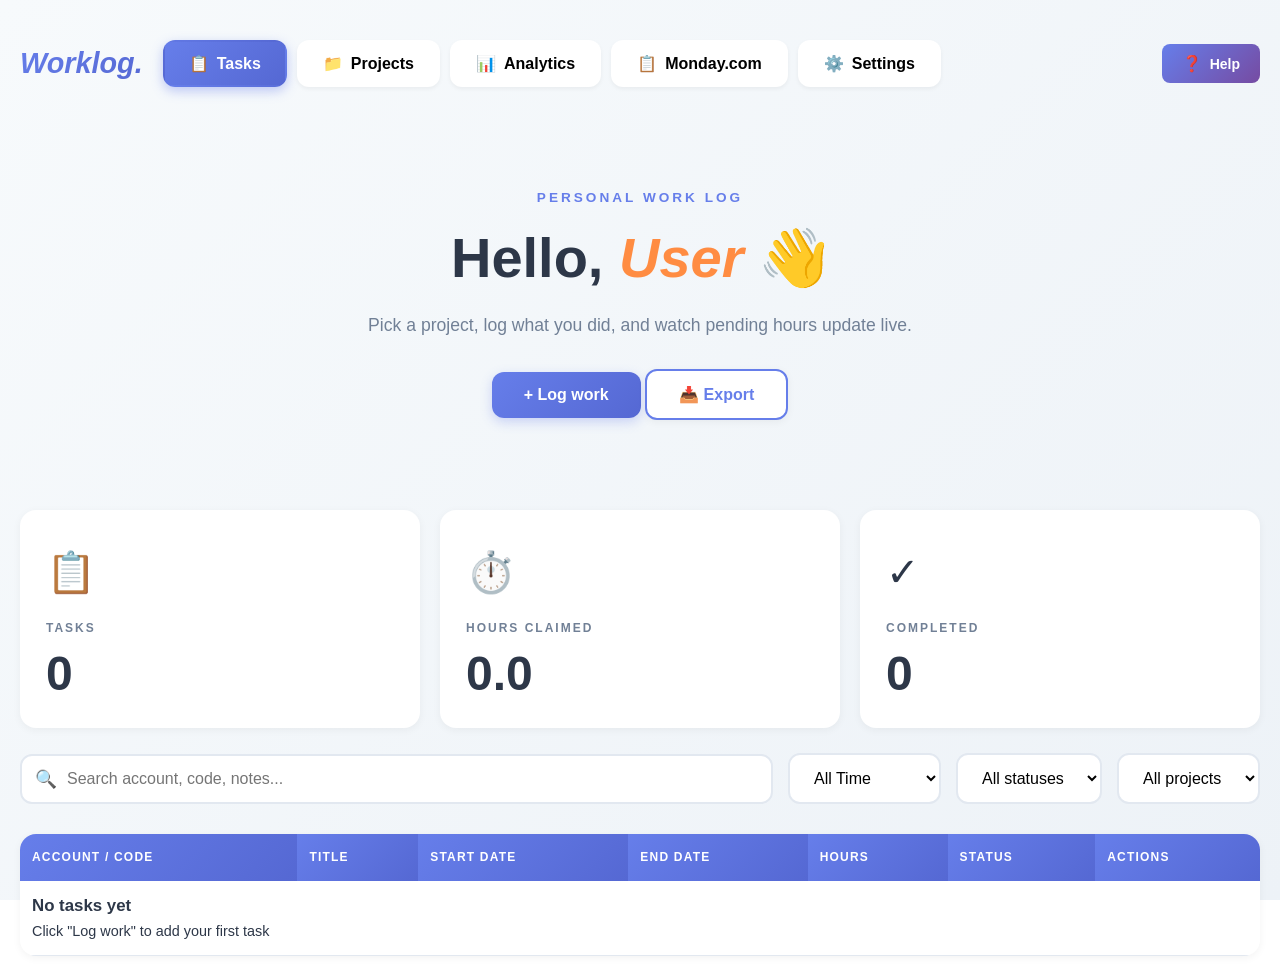
<file: index.html>
<!DOCTYPE html>
<html lang="en">
<head>
    <meta charset="UTF-8">
    <meta name="viewport" content="width=device-width, initial-scale=1.0">
    <title>Worklog - Personal Work Tracker</title>
    <link rel="stylesheet" href="styles.css?v=20260605185044">
</head>
<body>
    <div class="container">
        <!-- Header -->
        <header class="header">
            <div class="logo">Worklog.</div>
            <nav class="nav-tabs">
                <button class="nav-tab active" data-view="entries">
                    <span class="tab-icon">📋</span> Tasks
                </button>
                <button class="nav-tab" data-view="projects">
                    <span class="tab-icon">📁</span> Projects
                </button>
                <button class="nav-tab" data-view="analytics">
                    <span class="tab-icon">📊</span> Analytics
                </button>
                <button class="nav-tab" data-view="monday">
                    <span class="tab-icon">📋</span> Monday.com
                </button>
                <button class="nav-tab" data-view="settings">
                    <span class="tab-icon">⚙️</span> Settings
                </button>
            </nav>
            <button class="btn-help" id="helpBtn" title="Help & Instructions">
                <span class="help-icon">❓</span> Help
            </button>
        </header>

        <!-- Entries View -->
        <div id="entries-view" class="view active">
            <div class="hero-section">
                <p class="subtitle">PERSONAL WORK LOG</p>
                <h1 class="hero-title">Hello, <span class="highlight" id="userName">User</span> 👋</h1>
                <p class="hero-description">Pick a project, log what you did, and watch pending hours update live.</p>
                <div class="hero-actions">
                    <button class="btn-primary" id="logWorkBtn">+ Log work</button>
                    <button class="btn-secondary" id="exportBtn">📥 Export</button>
                </div>
            </div>

            <!-- Stats Cards -->
            <div class="stats-grid">
                <div class="stat-card">
                    <div class="stat-icon">📋</div>
                    <div class="stat-label">TASKS</div>
                    <div class="stat-value" id="totalEntries">0</div>
                </div>
                <div class="stat-card">
                    <div class="stat-icon">⏱️</div>
                    <div class="stat-label">HOURS CLAIMED</div>
                    <div class="stat-value" id="totalClaimed">0.0</div>
                </div>
                <div class="stat-card">
                    <div class="stat-icon">✓</div>
                    <div class="stat-label">COMPLETED</div>
                    <div class="stat-value" id="completedProjects">0</div>
                </div>
            </div>

            <!-- Illustration (hidden for cleaner look) -->
            <div style="display: none;">
                <div class="hero-illustration">
                    <svg viewBox="0 0 400 300" xmlns="http://www.w3.org/2000/svg">
                        <!-- Clipboard -->
                        <rect x="120" y="40" width="160" height="200" rx="10" fill="#E8EEFF" stroke="#667EEA" stroke-width="3"/>
                        <rect x="140" y="20" width="120" height="30" rx="15" fill="#667EEA"/>
                        <circle cx="200" cy="35" r="8" fill="white"/>
                        <!-- Checkmarks -->
                        <circle cx="150" cy="90" r="12" fill="#48BB78" opacity="0.3"/>
                        <path d="M145 90 L149 94 L155 86" stroke="#48BB78" stroke-width="3" fill="none" stroke-linecap="round"/>
                        <line x1="170" y1="90" x2="250" y2="90" stroke="#CBD5E0" stroke-width="3" stroke-linecap="round"/>
                        
                        <rect x="145" y="120" width="90" height="8" rx="4" fill="#E2E8F0"/>
                        <rect x="145" y="150" width="90" height="8" rx="4" fill="#E2E8F0"/>
                        
                        <!-- Clock -->
                        <circle cx="320" cy="200" r="50" fill="white" stroke="#667EEA" stroke-width="3"/>
                        <circle cx="320" cy="200" r="5" fill="#667EEA"/>
                        <line x1="320" y1="200" x2="320" y2="170" stroke="#667EEA" stroke-width="3" stroke-linecap="round"/>
                        <line x1="320" y1="200" x2="340" y2="200" stroke="#667EEA" stroke-width="3" stroke-linecap="round"/>
                        
                        <!-- Plant -->
                        <ellipse cx="80" cy="250" rx="30" ry="10" fill="#E8EEFF"/>
                        <rect x="65" y="220" width="30" height="30" rx="5" fill="#667EEA" opacity="0.3"/>
                        <path d="M80 220 Q70 200 75 180" stroke="#48BB78" stroke-width="3" fill="none"/>
                        <path d="M80 220 Q90 200 85 180" stroke="#48BB78" stroke-width="3" fill="none"/>
                        <ellipse cx="75" cy="180" rx="8" ry="12" fill="#48BB78" opacity="0.7"/>
                        <ellipse cx="85" cy="180" rx="8" ry="12" fill="#48BB78" opacity="0.7"/>
                    </svg>
                </div>
            </div>

            <!-- Filters and Search -->
            <div class="controls single-line-filters">
                <div class="search-box">
                    <span class="search-icon">🔍</span>
                    <input type="text" id="searchEntries" placeholder="Search account, code, notes...">
                </div>
                <select id="entriesTimePeriod" class="filter-select">
                    <option value="all" selected>All Time</option>
                    <option value="week">This Week</option>
                    <option value="month">This Month</option>
                    <option value="quarter">This Quarter</option>
                    <option value="year">This Year</option>
                </select>
                <select id="statusFilter" class="filter-select">
                    <option value="">All statuses</option>
                    <option value="In progress">In progress</option>
                    <option value="Completed">Completed</option>
                    <option value="Pending">Pending</option>
                </select>
                <select id="projectFilter" class="filter-select">
                    <option value="">All projects</option>
                </select>
            </div>

            <!-- Entries Table -->
            <div class="table-container">
                <table class="entries-table">
                    <thead>
                        <tr>
                            <th>ACCOUNT / CODE</th>
                            <th>TITLE</th>
                            <th>START DATE</th>
                            <th>END DATE</th>
                            <th>HOURS</th>
                            <th>STATUS</th>
                            <th>ACTIONS</th>
                        </tr>
                    </thead>
                    <tbody id="entriesTableBody">
                        <!-- Entries will be populated here -->
                    </tbody>
                </table>
            </div>
        </div>

        <!-- Projects View -->
        <div id="projects-view" class="view">
            <div class="hero-section">
                <p class="subtitle">PROJECT LEDGER</p>
                <h1 class="hero-title">Where the hours <span class="highlight">went.</span></h1>
                <p class="hero-description">Claimed vs pending hours for every active project.</p>
                <div class="hero-actions">
                    <button class="btn-primary" id="addProjectBtn">+ Add Project</button>
                </div>
            </div>

            <!-- Stats Cards -->
            <div class="projects-stats-row">
                <div class="project-stat-box">
                    <div class="stat-box-icon">📁</div>
                    <div class="stat-box-label">PROJECTS</div>
                    <div class="stat-box-value" id="totalProjects">7</div>
                    <div class="stat-box-subtitle">Active projects</div>
                </div>
                <div class="project-stat-box">
                    <div class="stat-box-icon">⏱️</div>
                    <div class="stat-box-label">TOTAL HRS</div>
                    <div class="stat-box-value" id="totalHours">1205</div>
                    <div class="stat-box-subtitle">Total allocated</div>
                </div>
                <div class="project-stat-box highlighted">
                    <div class="stat-box-icon">🔥</div>
                    <div class="stat-box-label">CLAIMED</div>
                    <div class="stat-box-value" id="projectsClaimed">442.0</div>
                    <div class="stat-box-subtitle">Hours claimed</div>
                    <div class="stat-box-progress-text">36.7% of total hours</div>
                    <div class="stat-box-progress-bar">
                        <div class="stat-box-progress-fill" style="width: 36.7%"></div>
                    </div>
                </div>
                <div class="project-stat-box">
                    <div class="stat-box-icon">⚠️</div>
                    <div class="stat-box-label">AVAILABLE</div>
                    <div class="stat-box-value" id="projectsPending">763.0</div>
                    <div class="stat-box-subtitle">Hours available</div>
                </div>
            </div>

            <!-- Projects Search and Filters -->
            <div class="controls single-line-filters">
                <div class="search-box">
                    <span class="search-icon">🔍</span>
                    <input type="text" id="searchProjects" placeholder="Search account, code, manager...">
                </div>
                <select id="projectsTimePeriod" class="filter-select">
                    <option value="all" selected>All Time</option>
                    <option value="week">This Week</option>
                    <option value="month">This Month</option>
                    <option value="quarter">This Quarter</option>
                    <option value="year">This Year</option>
                </select>
                <div id="activeFilters" class="active-filters">
                    <!-- Active filters will appear here -->
                </div>
                <button class="btn-add-filter" id="addFilterBtn">+ Add Filter</button>
            </div>
            
            <!-- Filter Dropdown Menu -->
            <div id="filterDropdown" class="filter-dropdown" style="display: none;">
                <div class="filter-dropdown-header">
                    <span>Add Filter</span>
                    <button class="close-dropdown" id="closeFilterDropdown">✕</button>
                </div>
                <div class="filter-options">
                    <button class="filter-option" data-filter="year">
                        <span class="filter-icon">📅</span>
                        <span>Year</span>
                    </button>
                    <button class="filter-option" data-filter="status">
                        <span class="filter-icon">🔄</span>
                        <span>Status</span>
                    </button>
                    <button class="filter-option" data-filter="manager">
                        <span class="filter-icon">👤</span>
                        <span>Manager</span>
                    </button>
                    <button class="filter-option" data-filter="account">
                        <span class="filter-icon">🏢</span>
                        <span>Account</span>
                    </button>
                </div>
            </div>

            <!-- Projects Table -->
            <div class="table-container">
                <table class="projects-table">
                    <thead>
                        <tr>
                            <th></th>
                            <th>#</th>
                            <th>ACCOUNT</th>
                            <th>CLAIMED %</th>
                            <th>STATUS</th>
                            <th>TIME LEFT</th>
                            <th>ALERTS</th>
                            <th>ACTIONS</th>
                        </tr>
                    </thead>
                    <tbody id="projectsTableBody">
                        <!-- Projects will be populated here -->
                    </tbody>
                </table>
            </div>
            
            <!-- Pagination -->
            <div class="pagination">
                <button class="pagination-btn" id="projectsPrevBtn" disabled>← Previous</button>
                <span class="pagination-info">
                    Showing <span id="projectsShowingStart">1</span> to <span id="projectsShowingEnd">7</span> of <span id="projectsTotal">7</span> projects
                </span>
                <button class="pagination-btn" id="projectsNextBtn" disabled>Next →</button>
            </div>
        </div>

        <!-- Analytics View -->
        <div id="analytics-view" class="view">
            <div class="hero-section">
                <p class="subtitle">ANALYTICS DASHBOARD</p>
                <h1 class="hero-title">Track your <span class="highlight">progress.</span></h1>
                <p class="hero-description">Visualize hours claimed by time period and project.</p>
                <div class="hero-actions">
                    <button class="btn-secondary" id="refreshAnalyticsBtn">🔄 Refresh</button>
                </div>
            </div>

            <!-- Message Box for Analytics -->
            <div class="monday-message-box" id="analyticsMessageBox" style="display: none;">
                <p class="monday-message-text" id="analyticsMessageText"></p>
            </div>

            <!-- Analytics Visualizations Section -->
            <div class="analytics-section" id="analyticsVisualizations">
                <!-- Analytics Charts Grid -->
                <div class="charts-grid">
                    <!-- Project Status Pie Chart -->
                    <div class="chart-card">
                        <h3 class="chart-title">Project Status Distribution</h3>
                        <div class="pie-chart-container" id="analyticsStatusPieChart">
                            <!-- Pie chart will be generated here -->
                        </div>
                    </div>
                    
                    <!-- Project Hours Distribution -->
                    <div class="chart-card">
                        <h3 class="chart-title">Project Hours Distribution</h3>
                        <div class="hours-distribution-chart" id="analyticsHoursDistributionChart">
                            <!-- Hours distribution chart will be generated here -->
                        </div>
                    </div>
                </div>
            </div>

            <!-- Filters Section -->
            <div class="analytics-filters">
                <div class="filter-group">
                    <label class="filter-label">Time Period</label>
                    <select id="timePeriod" class="filter-select">
                        <option value="week">This Week</option>
                        <option value="month">This Month</option>
                        <option value="custom-month">Select Month</option>
                        <option value="quarter">This Quarter</option>
                        <option value="year">This Year</option>
                        <option value="all">All Time</option>
                    </select>
                </div>
                <div class="filter-group" id="monthPickerGroup" style="display: none;">
                    <label class="filter-label">Select Month</label>
                    <select id="monthPicker" class="filter-select">
                        <!-- Will be populated dynamically -->
                    </select>
                </div>
                <div class="filter-group">
                    <label class="filter-label">Project</label>
                    <select id="analyticsProjectFilter" class="filter-select">
                        <option value="">All Projects</option>
                    </select>
                </div>
                <button class="btn-clear-filters" id="clearAnalyticsFilters">Clear all ✕</button>
            </div>

            <!-- Analytics Stats -->
            <div class="stats-grid">
                <div class="stat-card">
                    <div class="stat-icon">📅</div>
                    <div class="stat-label">PERIOD</div>
                    <div class="stat-value" id="periodLabel">This Week</div>
                </div>
                <div class="stat-card highlight-card">
                    <div class="stat-icon">⏱️</div>
                    <div class="stat-label">HOURS CLAIMED</div>
                    <div class="stat-value" id="periodHours">0.0</div>
                </div>
                <div class="stat-card">
                    <div class="stat-icon">📊</div>
                    <div class="stat-label">TASKS</div>
                    <div class="stat-value" id="periodEntries">0</div>
                </div>
                <div class="stat-card">
                    <div class="stat-icon">📁</div>
                    <div class="stat-label">PROJECTS</div>
                    <div class="stat-value" id="periodProjects">0</div>
                </div>
            </div>

            <!-- Trend Chart Section -->
            <div class="trend-chart-section" id="trendChartSection" style="display: none;">
                <div class="chart-card">
                    <h3 class="chart-title" id="trendChartTitle">Hours Trend</h3>
                    <div class="chart-container" id="analyticsTrendChart">
                        <!-- Trend chart will be generated here -->
                    </div>
                </div>
            </div>

            <!-- Analytics Table -->
            <div class="table-container">
                <table class="analytics-table">
                    <thead>
                        <tr>
                            <th>PROJECT</th>
                            <th>TASKS</th>
                            <th>HOURS</th>
                            <th>AVG PER TASK</th>
                            <th>% OF TOTAL</th>
                            <th>TREND</th>
                        </tr>
                    </thead>
                    <tbody id="analyticsTableBody">
                        <!-- Analytics will be populated here -->
                    </tbody>
                </table>
            </div>
        </div>

        <!-- Settings View -->
        <div id="settings-view" class="view">
            <div class="hero-section-modern">
                <div class="hero-content">
                    <p class="subtitle-modern">SETTINGS & INTEGRATIONS</p>
                    <h1 class="hero-title-modern">Manage your <span class="highlight-modern">data.</span></h1>
                    <p class="hero-description-modern">Export, import, and sync your work tracker data.</p>
                </div>
            </div>

            <!-- User Info -->
            <div class="settings-section">
                <h2>👤 User Information</h2>
                <div class="integration-card">
                    <div class="user-info-display">
                        <p><strong>Name:</strong> <span id="settingsUserName">Not connected</span></p>
                        <p><strong>Email:</strong> <span id="settingsUserEmail">Not connected</span></p>
                        <p class="settings-description" style="margin-top: 10px; font-size: 0.9em; color: #666;">
                            User information is fetched from your Monday.com account when connected.
                        </p>
                    </div>
                </div>
            </div>

            <!-- Data Management -->
            <div class="settings-section">
                <h2>💾 Data Management</h2>
                <p class="settings-description">Export your data to share the dashboard without personal information, or import data from a backup.</p>
                
                <div class="integration-card">
                    <div class="data-actions">
                        <div class="action-group">
                            <h3>📤 Export Data</h3>
                            <p>Download all your projects, entries, and settings as a JSON file.</p>
                            <button class="btn-primary" id="exportDataBtn">Export All Data</button>
                        </div>
                        
                        <div class="action-group">
                            <h3>📥 Import Data</h3>
                            <p>Load data from a previously exported JSON file.</p>
                            <input type="file" id="importDataFile" accept=".json" style="display: none;">
                            <button class="btn-secondary" id="importDataBtn">Import Data</button>
                        </div>
                        
                        <div class="action-group">
                            <h3>🗑️ Clear All Data</h3>
                            <p>Remove all projects, entries, and settings. This cannot be undone!</p>
                            <button class="btn-danger" id="clearDataBtn">Clear All Data</button>
                        </div>
                        
                        <div class="action-group">
                            <h3>🗑️ Clear Monday.com Data</h3>
                            <p>Remove all imported Monday.com items from local storage.</p>
                            <button class="btn-danger" id="clearMondayDataBtn">Clear Monday.com Data</button>
                        </div>
                    </div>
                </div>
            </div>

            <!-- Monday.com Integration -->
            <div class="settings-section">
                <h2>🔗 Monday.com Integration</h2>
                <p class="settings-description">Connect your Monday.com account to sync work entries automatically.</p>
                
                <div class="integration-card">
                    <div class="integration-status" id="mondayStatus">
                        <span class="status-indicator" id="mondayIndicator">⚪</span>
                        <span id="mondayStatusText">Not Connected</span>
                    </div>
                    
                    <form id="mondayConfigForm" class="config-form">
                        <div class="form-group">
                            <label for="mondayApiKey">Monday.com API Token *</label>
                            <input type="password" id="mondayApiKey" placeholder="Enter your Monday.com API token">
                            <small>Get your API token from Monday.com → Profile → Developers → API (generate or copy existing token)</small>
                        </div>
                        
                        <div class="form-group">
                            <label for="mondayBoardId">Board ID *</label>
                            <input type="text" id="mondayBoardId" placeholder="Enter board ID to sync with" required>
                            <small>Required: Take the board ID from your Monday.com board URL (the number in the URL)</small>
                        </div>
                        
                        <div class="form-actions">
                            <button type="button" class="btn-secondary" id="testMondayConnection">Test Connection</button>
                            <button type="submit" class="btn-primary">Save Configuration</button>
                        </div>
                    </form>
                    
                    <div id="mondayBoards" class="boards-list" style="display: none;">
                        <h3>Available Boards:</h3>
                        <div id="boardsList"></div>
                    </div>
                    
                    <div id="boardSelector" class="board-selector" style="display: none;">
                        <h3>📋 Select Board for Sync Operations</h3>
                        <p class="board-selector-description">Choose which Monday.com board to sync with:</p>
                        <select id="boardDropdown" class="board-dropdown">
                            <option value="">-- Select a Board --</option>
                        </select>
                        <div id="selectedBoardInfo" class="selected-board-info" style="display: none;">
                            <span class="info-label">Currently selected:</span>
                            <span id="selectedBoardName" class="board-name-display"></span>
                            <span id="selectedBoardId" class="board-id-display"></span>
                        </div>
                    </div>
                    
                    <div class="sync-actions" id="mondaySyncActions" style="display: none;">
                        <button class="btn-primary" id="importFromMonday">📥 Import FROM Monday.com</button>
                        <button class="btn-secondary" id="disconnectMonday">Disconnect</button>
                    </div>
                </div>
            </div>

            <!-- Sync History -->
            <div class="settings-section">
                <h2>📊 Sync History</h2>
                <div class="table-container">
                    <table class="sync-history-table">
                        <thead>
                            <tr>
                                <th>DATE</th>
                                <th>ACTION</th>
                                <th>TASKS</th>
                                <th>STATUS</th>
                            </tr>
                        </thead>
                        <tbody id="syncHistoryBody">
                            <tr>
                                <td colspan="4" class="empty-state">
                                    <p>No sync history yet</p>
                                </td>
                            </tr>
                        </tbody>
                    </table>
                </div>
            </div>
        </div>
    </div>

        <!-- Monday.com Details View -->
        <div id="monday-view" class="view">
            <div class="hero-section">
                <p class="subtitle">MONDAY.COM INTEGRATION</p>
                <h1 class="hero-title">Monday.com <span class="highlight">Items</span></h1>
                <p class="hero-description">View and manage items imported from Monday.com</p>
                <div class="hero-actions">
                    <button class="btn-primary" id="importMondayItems">📥 Import Items</button>
                </div>
            </div>

            <!-- Stats Cards -->
            <div class="projects-stats-row">
                <div class="project-stat-box">
                    <div class="stat-box-icon">📊</div>
                    <div class="stat-box-label">TOTAL ITEMS</div>
                    <div class="stat-box-value" id="mondayTotalItems">0</div>
                    <div class="stat-box-subtitle">Imported from Monday.com</div>
                </div>
                <div class="project-stat-box highlighted">
                    <div class="stat-box-icon">📁</div>
                    <div class="stat-box-label">ACTIVE PROJECTS</div>
                    <div class="stat-box-value" id="mondayActiveProjects">0</div>
                    <div class="stat-box-subtitle">Active projects</div>
                </div>
            </div>

            <!-- Message Box -->
            <div class="monday-message-box" id="mondayMessageBox" style="display: none;">
                <p class="monday-message-text" id="mondayMessageText"></p>
            </div>

            <!-- Last Sync Info -->
            <div class="last-sync-info" id="mondayLastSyncInfo" style="display: none;">
                <span class="sync-icon">🔄</span>
                <span class="sync-text">Last synced: <span id="mondayLastSyncTime">Never</span></span>
            </div>

            <!-- Search and Sort Controls -->
            <div class="controls single-line-filters">
                <div class="search-box">
                    <span class="search-icon">🔍</span>
                    <input type="text" id="searchMondayItems" placeholder="Search project, work number, status...">
                </div>
                <select id="sortMondayItems" class="filter-select">
                    <option value="status">Sort by Status (Active first)</option>
                    <option value="project">Sort by Project Name</option>
                    <option value="hours">Sort by Hours</option>
                    <option value="startDate">Sort by Start Date</option>
                    <option value="endDate">Sort by End Date</option>
                </select>
            </div>

            <!-- Monday.com Table -->
            <div class="table-container">
                <table class="projects-table">
                    <thead>
                        <tr>
                            <th></th>
                            <th>#</th>
                            <th>PROJECT</th>
                            <th>HOURS</th>
                            <th>STATUS</th>
                            <th>ACTIONS</th>
                        </tr>
                    </thead>
                    <tbody id="mondayItemsBody">
                        <tr>
                            <td colspan="6" class="empty-state">
                                <p>No Monday.com items imported yet</p>
                                <p class="empty-hint">Click "Import Items" to fetch items assigned to you</p>
                            </td>
                        </tr>
                    </tbody>
                </table>
            </div>

            <!-- Pagination -->
            <div class="pagination" id="mondayPagination" style="display: none;">
                <button class="pagination-btn" id="mondayPrevBtn" onclick="changeMondayPage(-1)">← Previous</button>
                <span class="pagination-info" id="mondayPageInfo">Page 1 of 1</span>
                <button class="pagination-btn" id="mondayNextBtn" onclick="changeMondayPage(1)">Next →</button>
            </div>
        </div>

    <!-- Log Work Modal -->
    <div id="logWorkModal" class="modal">
        <div class="modal-content">
            <div class="modal-header">
                <h2 id="modalTitle">Log Work Task</h2>
                <button class="close-btn" id="closeModal">&times;</button>
            </div>
            <form id="workForm">
                <div class="form-group">
                    <label for="projectSelect">
                        Project *
                        <span class="info-icon" title="Select the project you worked on. Project details will auto-fill below.">ℹ️</span>
                    </label>
                    <select id="projectSelect" required>
                        <option value="">-- Select Project --</option>
                    </select>
                </div>

                <div class="form-row">
                    <div class="form-group">
                        <label>Code</label>
                        <input type="text" id="code" readonly>
                    </div>
                    <div class="form-group">
                        <label>Manager</label>
                        <input type="text" id="manager" readonly>
                    </div>
                </div>

                <div class="form-row">
                    <div class="form-group">
                        <label>Product</label>
                        <input type="text" id="product" readonly>
                    </div>
                    <div class="form-group">
                        <label>Status</label>
                        <input type="text" id="projectStatus" readonly>
                    </div>
                </div>

                <div class="form-row">
                    <div class="form-group">
                        <label>Total Hours</label>
                        <input type="number" id="totalHoursField" readonly>
                    </div>
                    <div class="form-group">
                        <label>Already Claimed</label>
                        <input type="number" id="alreadyClaimed" readonly>
                    </div>
                    <div class="form-group">
                        <label>
                            Pending
                            <span class="info-icon" title="Hours remaining in this project after your current entry">ℹ️</span>
                        </label>
                        <input type="number" id="pendingHours" readonly>
                    </div>
                </div>

                <div class="form-group">
                    <label for="workTitle">
                        Work Title *
                        <span class="info-icon" title="Brief description of your work (e.g., 'Bug fixes', 'Production support', 'Feature development')">ℹ️</span>
                    </label>
                    <input type="text" id="workTitle" required placeholder="e.g., Production support, Bug fixes">
                </div>

                <div class="form-group">
                    <label for="workDescription">
                        Work Description *
                        <span class="info-icon" title="Detailed explanation of what you worked on. Be specific about tasks completed.">ℹ️</span>
                    </label>
                    <textarea id="workDescription" rows="3" required placeholder="Describe what you worked on..."></textarea>
                </div>

                <div class="form-row">
                    <div class="form-group">
                        <label for="startDate">
                            Start Date *
                            <span class="info-icon" title="The date you started working on this task">ℹ️</span>
                        </label>
                        <input type="date" id="startDate" required>
                    </div>
                    <div class="form-group">
                        <label for="endDate">
                            End Date
                            <span class="info-icon" title="The date you completed this task (optional)">ℹ️</span>
                        </label>
                        <input type="date" id="endDate">
                    </div>
                    <div class="form-group">
                        <label for="hoursToAdd">
                            Total Hours *
                            <span class="info-icon" title="Total hours spent on this task. Use 0.5 for 30 minutes, 1.0 for 1 hour, etc.">ℹ️</span>
                        </label>
                        <input type="number" id="hoursToAdd" min="0" step="0.5" required>
                    </div>
                </div>

                <div class="form-group">
                    <button type="button" class="btn-secondary" id="dailyHoursBtn" style="width: 100%;">
                        📅 Enter Daily Hours Breakdown
                    </button>
                </div>

                <div id="dailyHoursSection" class="daily-hours-section" style="display: none;">
                    <h4>Daily Hours Breakdown</h4>
                    <div id="dailyHoursInputs"></div>
                    <div class="daily-hours-summary">
                        <strong>Total: <span id="dailyHoursTotal">0</span> hours</strong>
                    </div>
                </div>

                <div class="form-group">
                    <label for="entryStatus">
                        Task Status *
                        <span class="info-icon" title="In progress: Currently working | Completed: Task finished | Pending: Waiting to start">ℹ️</span>
                    </label>
                    <select id="entryStatus" required>
                        <option value="In progress">In progress</option>
                        <option value="Completed">Completed</option>
                        <option value="Pending">Pending</option>
                    </select>
                </div>

                <div class="form-group">
                    <label for="comments">
                        Additional Notes
                        <span class="info-icon" title="Optional comments or notes about this work entry">ℹ️</span>
                    </label>
                    <textarea id="comments" rows="2" placeholder="Add new comments..."></textarea>
                </div>

                <div id="commentsHistory" class="comments-history" style="display: none;">
                    <h4>Previous Comments:</h4>
                    <div id="previousComments"></div>
                </div>

                <div class="modal-actions">
                    <button type="button" class="btn-secondary" id="cancelBtn">Cancel</button>
                    <button type="submit" class="btn-primary" id="submitBtn">Add Entry</button>
                </div>
                <input type="hidden" id="editEntryId" value="">
            </form>
        </div>
    </div>

    <!-- Project Management Modal -->
    <div id="projectModal" class="modal">
        <div class="modal-content">
            <div class="modal-header">
                <h2 id="projectModalTitle">Add Project</h2>
                <button class="close-btn" id="closeProjectModal">&times;</button>
            </div>
            <form id="projectForm">
                <div class="form-row">
                    <div class="form-group">
                        <label for="projectAccount">
                            Account Name *
                            <span class="info-icon" title="Client or company name for this project">ℹ️</span>
                        </label>
                        <input type="text" id="projectAccount" required>
                    </div>
                    <div class="form-group">
                        <label for="projectCode">
                            Code *
                            <span class="info-icon" title="Project identifier or reference code">ℹ️</span>
                        </label>
                        <input type="text" id="projectCode" required>
                    </div>
                </div>

                <div class="form-row">
                    <div class="form-group">
                        <label for="projectProduct">
                            Product *
                            <span class="info-icon" title="Product or service name for this project">ℹ️</span>
                        </label>
                        <input type="text" id="projectProduct" required>
                    </div>
                    <div class="form-group">
                        <label for="projectVersion">
                            Version
                            <span class="info-icon" title="Product version number (optional)">ℹ️</span>
                        </label>
                        <input type="text" id="projectVersion">
                    </div>
                </div>

                <div class="form-group">
                    <label for="projectManager">
                        Manager *
                        <span class="info-icon" title="Name of the project manager or lead">ℹ️</span>
                    </label>
                    <input type="text" id="projectManager" required>
                </div>

                <div class="form-row">
                    <div class="form-group">
                        <label for="projectStartDate">
                            Start Date *
                            <span class="info-icon" title="When this project begins">ℹ️</span>
                        </label>
                        <input type="date" id="projectStartDate" required>
                    </div>
                    <div class="form-group">
                        <label for="projectEndDate">
                            End Date
                            <span class="info-icon" title="Expected project completion date (optional)">ℹ️</span>
                        </label>
                        <input type="date" id="projectEndDate">
                    </div>
                </div>

                <div class="form-row">
                    <div class="form-group">
                        <label for="projectStatus">
                            Status *
                            <span class="info-icon" title="Active: Currently working | Deactive: Paused/Closed | Temporary: Short-term project">ℹ️</span>
                        </label>
                        <select id="projectStatus" required>
                            <option value="Active">Active</option>
                            <option value="Deactive">Deactive</option>
                            <option value="Temporary">Temporary</option>
                        </select>
                    </div>
                    <div class="form-group">
                        <label for="projectTotalHours">
                            Total Hours *
                            <span class="info-icon" title="Total hours allocated/budgeted for this project">ℹ️</span>
                        </label>
                        <input type="number" id="projectTotalHours" min="0" step="1" required>
                    </div>
                </div>

                <div class="form-group" id="claimedHoursGroup" style="display: none;">
                    <label for="projectClaimedHours">
                        Claimed Hours (Manual Entry)
                        <span class="info-icon" title="Use this only if you have existing work hours logged elsewhere that you want to include">ℹ️</span>
                    </label>
                    <input type="number" id="projectClaimedHours" min="0" step="0.5" value="0" placeholder="0.0">
                    <small style="color: var(--warning-color);">⚠️ Optional: Manually enter claimed hours if you have existing work logged elsewhere. This will override calculated values from work entries.</small>
                </div>

                <div class="modal-actions">
                    <button type="button" class="btn-secondary" id="cancelProjectBtn">Cancel</button>
                    <button type="submit" class="btn-primary" id="submitProjectBtn">Add Project</button>
                </div>
                <input type="hidden" id="editProjectAccount" value="">
            </form>
        </div>
    </div>

    <!-- Help Modal -->
    <div id="helpModal" class="modal">
        <div class="modal-content help-modal-content">
            <div class="modal-header">
                <h2>📚 How to Use Worklog</h2>
                <button class="close-btn" id="closeHelpModal">&times;</button>
            </div>
            <div class="help-content">
                <div class="help-tabs">
                    <button class="help-tab active" data-help="tasks">📋 Tasks</button>
                    <button class="help-tab" data-help="projects">📁 Projects</button>
                    <button class="help-tab" data-help="analytics">📊 Analytics</button>
                    <button class="help-tab" data-help="monday">📋 Monday.com</button>
                    <button class="help-tab" data-help="settings">⚙️ Settings</button>
                </div>
                
                <!-- Tasks Help -->
                <div id="help-tasks" class="help-section active">
                    <h3>📋 Tasks Tab - Log Your Work</h3>
                    <div class="help-steps">
                        <div class="help-step">
                            <span class="step-number">1</span>
                            <div class="step-content">
                                <h4>Click "+ Log work" Button</h4>
                                <p>Opens the work entry form to log your tasks and hours.</p>
                            </div>
                        </div>
                        <div class="help-step">
                            <span class="step-number">2</span>
                            <div class="step-content">
                                <h4>Select a Project</h4>
                                <p>Choose from your existing projects. The form will auto-fill project details like code, manager, and available hours.</p>
                            </div>
                        </div>
                        <div class="help-step">
                            <span class="step-number">3</span>
                            <div class="step-content">
                                <h4>Enter Work Details</h4>
                                <p><strong>Work Title:</strong> Brief description (e.g., "Bug fixes", "Production support")</p>
                                <p><strong>Work Description:</strong> Detailed explanation of what you worked on</p>
                                <p><strong>Start Date:</strong> When you started this work</p>
                                <p><strong>End Date:</strong> When you completed (optional)</p>
                                <p><strong>Total Hours:</strong> Hours spent on this task</p>
                            </div>
                        </div>
                        <div class="help-step">
                            <span class="step-number">4</span>
                            <div class="step-content">
                                <h4>Daily Hours Breakdown (Optional)</h4>
                                <p>Click "Enter Daily Hours Breakdown" to split hours across multiple days. Useful for tasks spanning several days.</p>
                            </div>
                        </div>
                        <div class="help-step">
                            <span class="step-number">5</span>
                            <div class="step-content">
                                <h4>Set Task Status</h4>
                                <p><strong>In progress:</strong> Currently working on it</p>
                                <p><strong>Completed:</strong> Task is finished</p>
                                <p><strong>Pending:</strong> Waiting to start or blocked</p>
                            </div>
                        </div>
                        <div class="help-step">
                            <span class="step-number">6</span>
                            <div class="step-content">
                                <h4>Filter & Search</h4>
                                <p>Use the search box and filters to find specific tasks by account, code, status, or time period.</p>
                            </div>
                        </div>
                    </div>
                </div>

                <!-- Projects Help -->
                <div id="help-projects" class="help-section">
                    <h3>📁 Projects Tab - Manage Projects</h3>
                    <div class="help-steps">
                        <div class="help-step">
                            <span class="step-number">1</span>
                            <div class="step-content">
                                <h4>Click "+ Add Project" Button</h4>
                                <p>Opens the project creation form.</p>
                            </div>
                        </div>
                        <div class="help-step">
                            <span class="step-number">2</span>
                            <div class="step-content">
                                <h4>Enter Project Information</h4>
                                <p><strong>Account Name:</strong> Client or company name</p>
                                <p><strong>Code:</strong> Project identifier or code</p>
                                <p><strong>Product:</strong> Product or service name</p>
                                <p><strong>Version:</strong> Product version (optional)</p>
                                <p><strong>Manager:</strong> Project manager name</p>
                                <p><strong>Start Date:</strong> Project start date</p>
                                <p><strong>End Date:</strong> Expected completion date (optional)</p>
                                <p><strong>Status:</strong> Active, Deactive, or Temporary</p>
                                <p><strong>Total Hours:</strong> Total hours allocated for this project</p>
                            </div>
                        </div>
                        <div class="help-step">
                            <span class="step-number">3</span>
                            <div class="step-content">
                                <h4>View Project Details</h4>
                                <p>Click the expand icon (▼) to see detailed breakdown of hours claimed, pending hours, and all work entries for that project.</p>
                            </div>
                        </div>
                        <div class="help-step">
                            <span class="step-number">4</span>
                            <div class="step-content">
                                <h4>Filter Projects</h4>
                                <p>Use "+ Add Filter" to filter by Year, Status, Manager, or Account. Search box helps find specific projects quickly.</p>
                            </div>
                        </div>
                        <div class="help-step">
                            <span class="step-number">5</span>
                            <div class="step-content">
                                <h4>Understanding Alerts</h4>
                                <p><strong>🔥 Overdue:</strong> Project end date has passed</p>
                                <p><strong>⚠️ High Usage:</strong> Over 80% hours claimed</p>
                                <p><strong>⏰ Ending Soon:</strong> Less than 7 days remaining</p>
                            </div>
                        </div>
                    </div>
                </div>

                <!-- Analytics Help -->
                <div id="help-analytics" class="help-section">
                    <h3>📊 Analytics Tab - Track Progress</h3>
                    <div class="help-steps">
                        <div class="help-step">
                            <span class="step-number">1</span>
                            <div class="step-content">
                                <h4>Select Time Period</h4>
                                <p><strong>This Week:</strong> Current week's data</p>
                                <p><strong>This Month:</strong> Current month's data</p>
                                <p><strong>Select Month:</strong> Choose any specific month</p>
                                <p><strong>This Quarter:</strong> Current quarter (3 months)</p>
                                <p><strong>This Year:</strong> Current year's data</p>
                                <p><strong>All Time:</strong> All your work history</p>
                            </div>
                        </div>
                        <div class="help-step">
                            <span class="step-number">2</span>
                            <div class="step-content">
                                <h4>View Charts</h4>
                                <p><strong>Weekly Hours Claimed:</strong> Bar chart showing hours per week</p>
                                <p><strong>Project Status Distribution:</strong> Pie chart of project statuses</p>
                                <p><strong>Project Hours Distribution:</strong> Bar chart comparing hours across projects</p>
                            </div>
                        </div>
                        <div class="help-step">
                            <span class="step-number">3</span>
                            <div class="step-content">
                                <h4>Filter by Project</h4>
                                <p>Select a specific project to see analytics for that project only.</p>
                            </div>
                        </div>
                        <div class="help-step">
                            <span class="step-number">4</span>
                            <div class="step-content">
                                <h4>Understand the Stats</h4>
                                <p><strong>Period:</strong> Selected time range</p>
                                <p><strong>Hours Claimed:</strong> Total hours logged in period</p>
                                <p><strong>Tasks:</strong> Number of work entries</p>
                                <p><strong>Projects:</strong> Total active projects</p>
                            </div>
                        </div>
                    </div>
                </div>

                <!-- Monday.com Help -->
                <div id="help-monday" class="help-section">
                    <h3>📋 Monday.com Integration</h3>
                    <div class="help-steps">
                        <div class="help-step">
                            <span class="step-number">1</span>
                            <div class="step-content">
                                <h4>Connect Monday.com (Settings Tab)</h4>
                                <p>Go to Settings tab and enter your Monday.com API token and Board ID.</p>
                                <p><strong>Important:</strong> After testing the connection, click "Save Configuration" to enable imports.</p>
                            </div>
                        </div>
                        <div class="help-step">
                            <span class="step-number">2</span>
                            <div class="step-content">
                                <h4>Import Items</h4>
                                <p>Click "📥 Import Items" to fetch tasks assigned to you from Monday.com.</p>
                            </div>
                        </div>
                        <div class="help-step">
                            <span class="step-number">3</span>
                            <div class="step-content">
                                <h4>View Imported Items</h4>
                                <p>See all your Monday.com items with their status, hours, and project details.</p>
                            </div>
                        </div>
                        <div class="help-step">
                            <span class="step-number">4</span>
                            <div class="step-content">
                                <h4>Add to Projects</h4>
                                <p>Click "Add to Project" to convert a Monday.com item into a local project.</p>
                            </div>
                        </div>
                    </div>
                </div>

                <!-- Settings Help -->
                <div id="help-settings" class="help-section">
                    <h3>⚙️ Settings - Manage Data</h3>
                    <div class="help-steps">
                        <div class="help-step">
                            <span class="step-number">1</span>
                            <div class="step-content">
                                <h4>Export Data</h4>
                                <p>Download all your projects and entries as a JSON file for backup or sharing.</p>
                                <p><strong>What gets exported:</strong></p>
                                <ul>
                                    <li>All projects with their details (account, code, manager, hours, etc.)</li>
                                    <li>All work entries/tasks with descriptions and hours</li>
                                    <li>Monday.com configuration (API token and Board ID)</li>
                                    <li>Imported Monday.com items</li>
                                </ul>
                                <p><strong>Use cases:</strong></p>
                                <ul>
                                    <li>Backup your data before clearing browser cache</li>
                                    <li>Share your work tracker setup with team members</li>
                                    <li>Transfer data to another computer or browser</li>
                                    <li>Keep historical records of your work</li>
                                </ul>
                                <p><strong>Note:</strong> The exported file is in JSON format and can be imported back using the "Import Data" feature.</p>
                            </div>
                        </div>
                        <div class="help-step">
                            <span class="step-number">2</span>
                            <div class="step-content">
                                <h4>Import Data</h4>
                                <p>Load previously exported data from a JSON file.</p>
                            </div>
                        </div>
                        <div class="help-step">
                            <span class="step-number">3</span>
                            <div class="step-content">
                                <h4>Monday.com Integration</h4>
                                <p><strong>API Token:</strong> Get from Monday.com → Profile → Developers → API (either generate a new token or copy existing one)</p>
                                <p><strong>Board ID:</strong> Take the board ID from your Monday.com board URL (the number in the URL)</p>
                                <p><strong>Important:</strong> Click "Test Connection" to verify your credentials, then click "Save Configuration" to enable the import feature.</p>
                            </div>
                        </div>
                        <div class="help-step">
                            <span class="step-number">4</span>
                            <div class="step-content">
                                <h4>Clear Data</h4>
                                <p><strong>Clear All Data:</strong> Removes all projects and entries (cannot be undone!)</p>
                                <p><strong>Clear Monday.com Data:</strong> Removes only imported Monday.com items</p>
                            </div>
                        </div>
                    </div>
                </div>

                <div class="help-footer">
                    <p><strong>💡 Tip:</strong> Your data is stored locally in your browser. Each user has their own separate data.</p>
                    <p><strong>🔒 Privacy:</strong> No data is sent to any server. Everything stays on your computer.</p>
                </div>
            </div>
        </div>
    </div>

    <script src="storage.js"></script>
    <script src="script.js"></script>
</body>
</html>
</file>
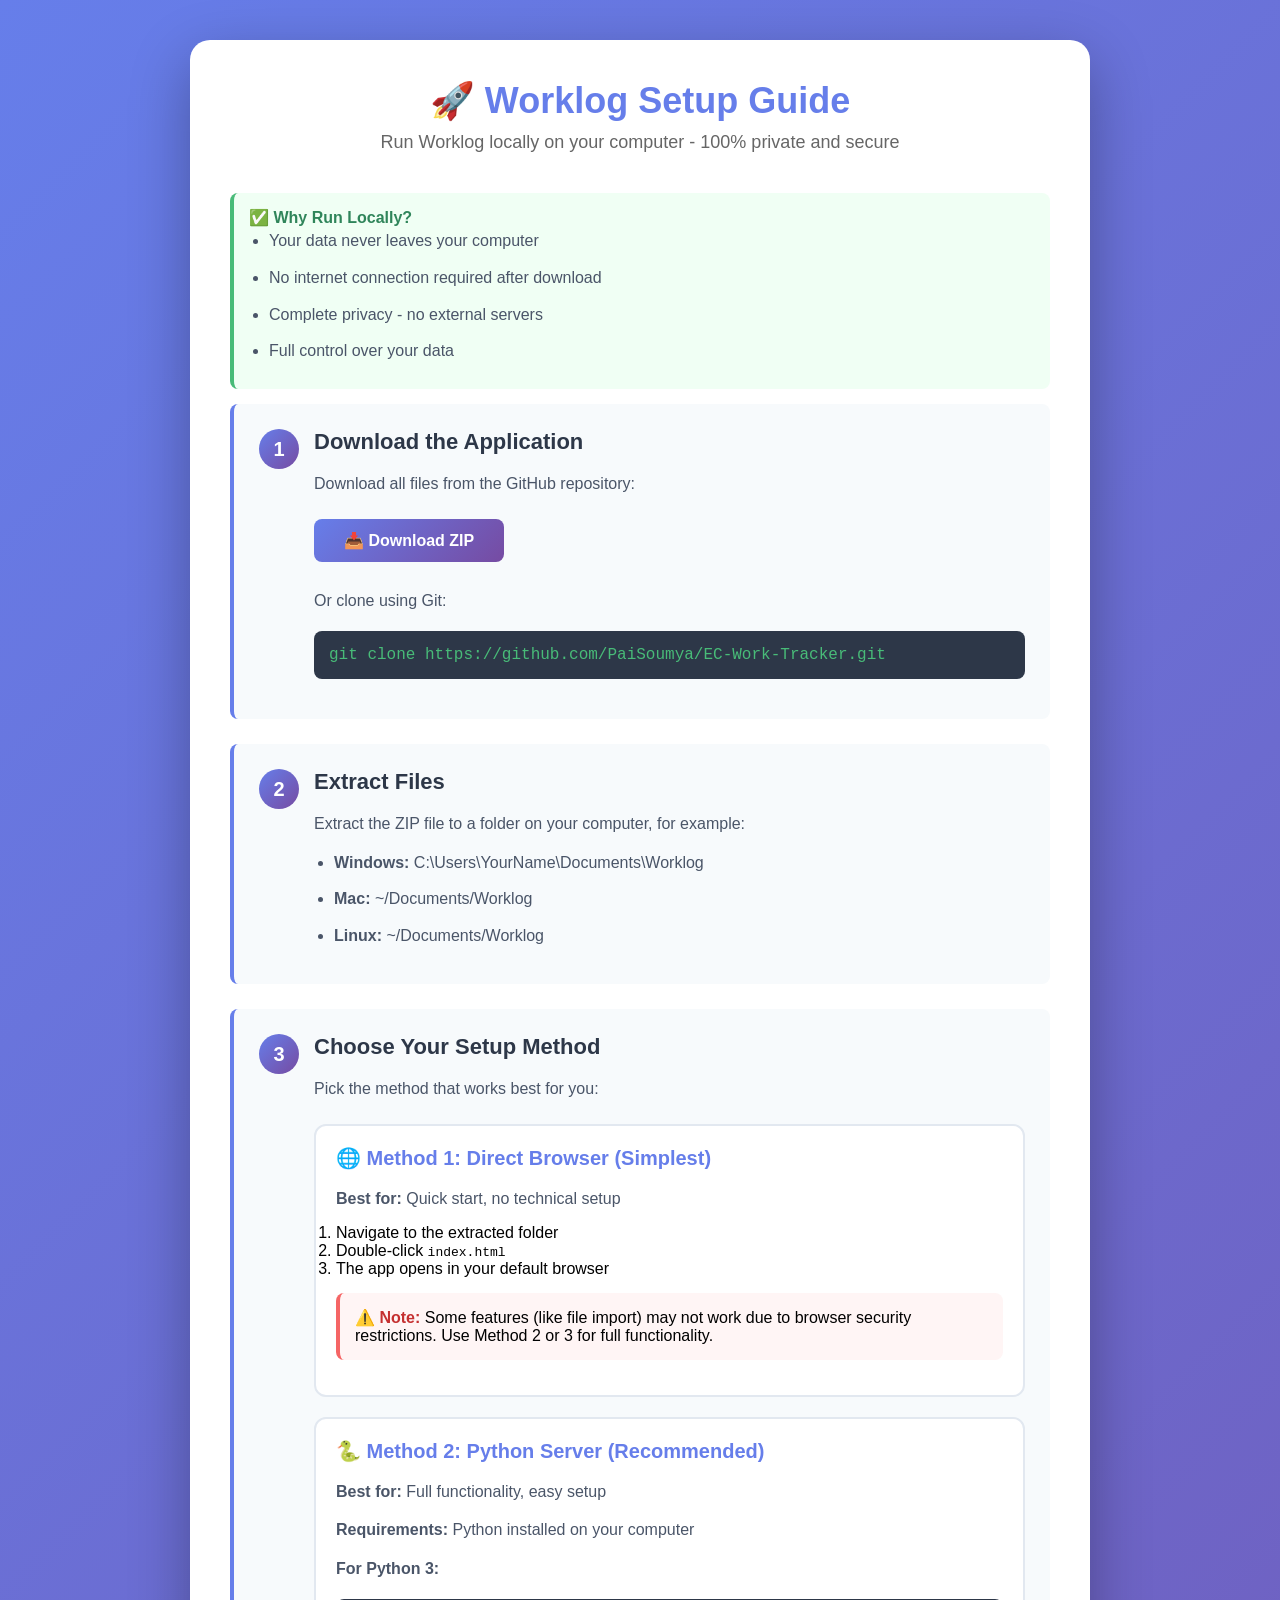
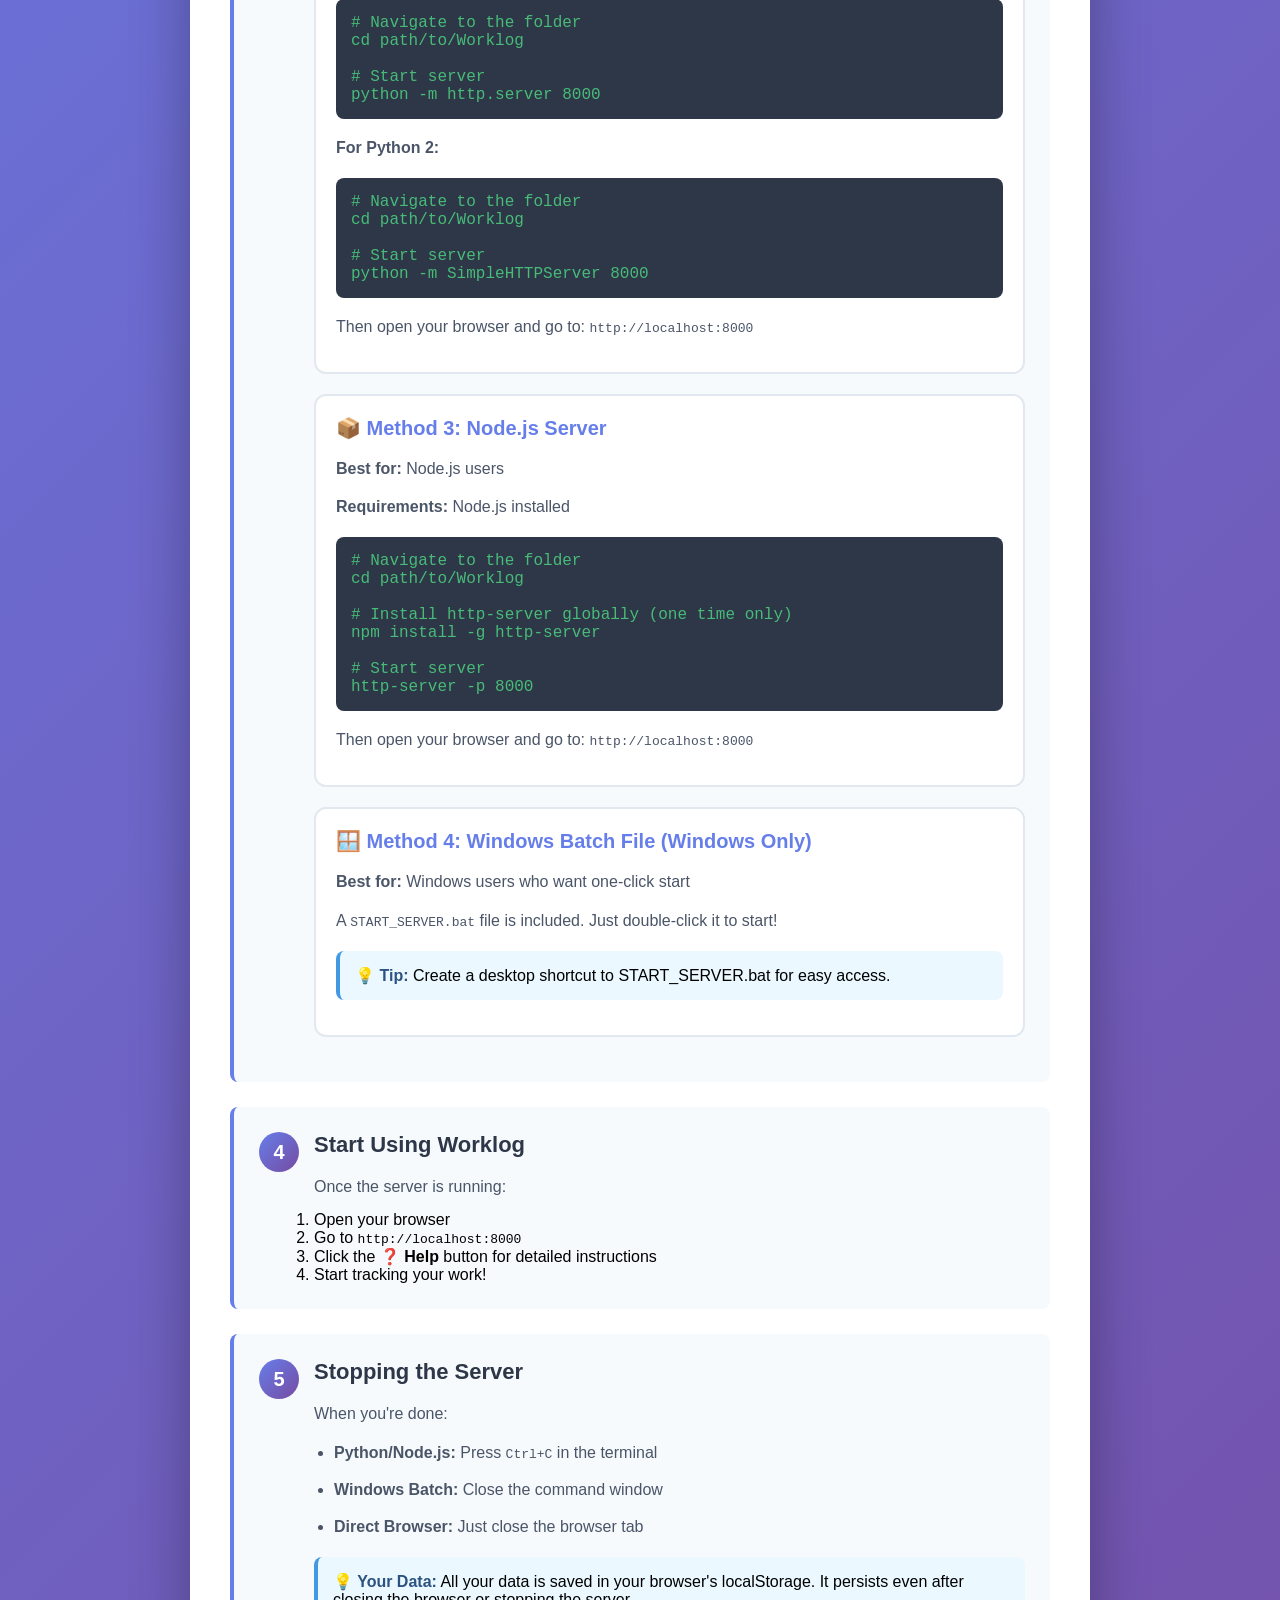
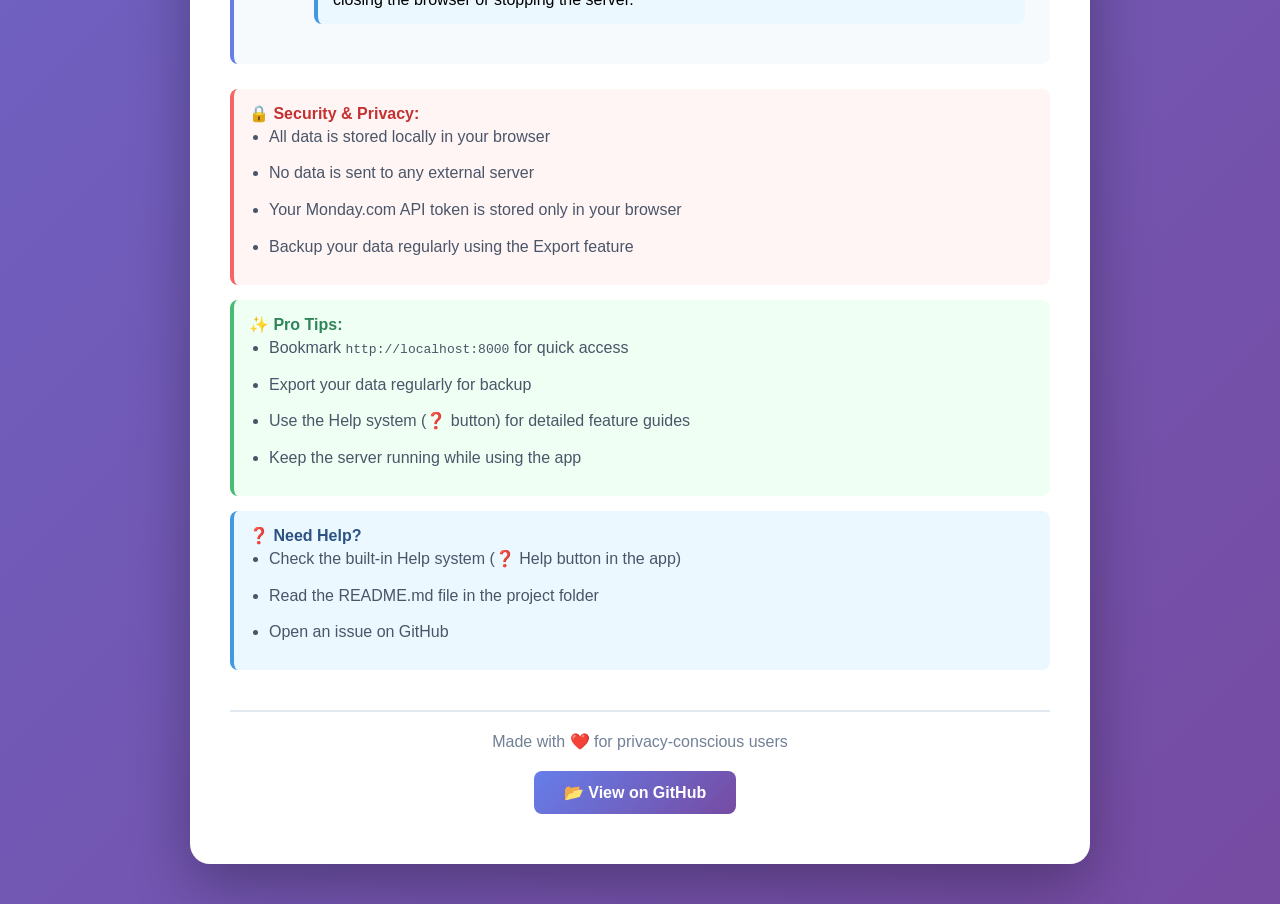
<file: SETUP_GUIDE.html>
<!DOCTYPE html>
<html lang="en">
<head>
    <meta charset="UTF-8">
    <meta name="viewport" content="width=device-width, initial-scale=1.0">
    <title>Worklog Setup Guide</title>
    <style>
        * {
            margin: 0;
            padding: 0;
            box-sizing: border-box;
        }

        body {
            font-family: -apple-system, BlinkMacSystemFont, 'Segoe UI', 'Roboto', 'Oxygen', 'Ubuntu', 'Cantarell', sans-serif;
            background: linear-gradient(135deg, #667EEA 0%, #764BA2 100%);
            min-height: 100vh;
            padding: 40px 20px;
        }

        .container {
            max-width: 900px;
            margin: 0 auto;
            background: white;
            border-radius: 20px;
            padding: 40px;
            box-shadow: 0 20px 60px rgba(0, 0, 0, 0.3);
        }

        h1 {
            color: #667EEA;
            font-size: 36px;
            margin-bottom: 10px;
            text-align: center;
        }

        .subtitle {
            text-align: center;
            color: #666;
            margin-bottom: 40px;
            font-size: 18px;
        }

        .step {
            background: #f7fafc;
            border-left: 4px solid #667EEA;
            padding: 25px;
            margin-bottom: 25px;
            border-radius: 8px;
        }

        .step-number {
            display: inline-block;
            width: 40px;
            height: 40px;
            background: linear-gradient(135deg, #667EEA 0%, #764BA2 100%);
            color: white;
            border-radius: 50%;
            text-align: center;
            line-height: 40px;
            font-weight: bold;
            font-size: 20px;
            margin-right: 15px;
            float: left;
        }

        .step-content {
            margin-left: 55px;
        }

        .step h2 {
            color: #2d3748;
            font-size: 22px;
            margin-bottom: 15px;
        }

        .step p {
            color: #4a5568;
            line-height: 1.8;
            margin-bottom: 10px;
        }

        .code-block {
            background: #2d3748;
            color: #48bb78;
            padding: 15px;
            border-radius: 8px;
            font-family: 'Courier New', monospace;
            margin: 15px 0;
            overflow-x: auto;
        }

        .warning {
            background: #fff5f5;
            border-left: 4px solid #f56565;
            padding: 15px;
            margin: 15px 0;
            border-radius: 8px;
        }

        .warning strong {
            color: #c53030;
        }

        .success {
            background: #f0fff4;
            border-left: 4px solid #48bb78;
            padding: 15px;
            margin: 15px 0;
            border-radius: 8px;
        }

        .success strong {
            color: #2f855a;
        }

        .info {
            background: #ebf8ff;
            border-left: 4px solid #4299e1;
            padding: 15px;
            margin: 15px 0;
            border-radius: 8px;
        }

        .info strong {
            color: #2c5282;
        }

        .button {
            display: inline-block;
            background: linear-gradient(135deg, #667EEA 0%, #764BA2 100%);
            color: white;
            padding: 12px 30px;
            border-radius: 8px;
            text-decoration: none;
            font-weight: 600;
            margin: 10px 10px 10px 0;
            transition: transform 0.3s ease;
        }

        .button:hover {
            transform: translateY(-2px);
            box-shadow: 0 4px 12px rgba(102, 126, 234, 0.4);
        }

        .method {
            background: white;
            border: 2px solid #e2e8f0;
            padding: 20px;
            margin: 20px 0;
            border-radius: 12px;
        }

        .method h3 {
            color: #667EEA;
            margin-bottom: 15px;
            font-size: 20px;
        }

        ul {
            margin-left: 20px;
            color: #4a5568;
            line-height: 1.8;
        }

        ul li {
            margin-bottom: 8px;
        }

        .footer {
            text-align: center;
            margin-top: 40px;
            padding-top: 20px;
            border-top: 2px solid #e2e8f0;
            color: #718096;
        }
    </style>
</head>
<body>
    <div class="container">
        <h1>🚀 Worklog Setup Guide</h1>
        <p class="subtitle">Run Worklog locally on your computer - 100% private and secure</p>

        <div class="success">
            <strong>✅ Why Run Locally?</strong>
            <ul>
                <li>Your data never leaves your computer</li>
                <li>No internet connection required after download</li>
                <li>Complete privacy - no external servers</li>
                <li>Full control over your data</li>
            </ul>
        </div>

        <div class="step">
            <span class="step-number">1</span>
            <div class="step-content">
                <h2>Download the Application</h2>
                <p>Download all files from the GitHub repository:</p>
                <a href="https://github.com/PaiSoumya/EC-Work-Tracker/archive/refs/heads/main.zip" class="button">📥 Download ZIP</a>
                <p style="margin-top: 15px;">Or clone using Git:</p>
                <div class="code-block">git clone https://github.com/PaiSoumya/EC-Work-Tracker.git</div>
            </div>
        </div>

        <div class="step">
            <span class="step-number">2</span>
            <div class="step-content">
                <h2>Extract Files</h2>
                <p>Extract the ZIP file to a folder on your computer, for example:</p>
                <ul>
                    <li><strong>Windows:</strong> C:\Users\YourName\Documents\Worklog</li>
                    <li><strong>Mac:</strong> ~/Documents/Worklog</li>
                    <li><strong>Linux:</strong> ~/Documents/Worklog</li>
                </ul>
            </div>
        </div>

        <div class="step">
            <span class="step-number">3</span>
            <div class="step-content">
                <h2>Choose Your Setup Method</h2>
                <p>Pick the method that works best for you:</p>

                <div class="method">
                    <h3>🌐 Method 1: Direct Browser (Simplest)</h3>
                    <p><strong>Best for:</strong> Quick start, no technical setup</p>
                    <ol>
                        <li>Navigate to the extracted folder</li>
                        <li>Double-click <code>index.html</code></li>
                        <li>The app opens in your default browser</li>
                    </ol>
                    <div class="warning">
                        <strong>⚠️ Note:</strong> Some features (like file import) may not work due to browser security restrictions. Use Method 2 or 3 for full functionality.
                    </div>
                </div>

                <div class="method">
                    <h3>🐍 Method 2: Python Server (Recommended)</h3>
                    <p><strong>Best for:</strong> Full functionality, easy setup</p>
                    <p><strong>Requirements:</strong> Python installed on your computer</p>
                    
                    <p><strong>For Python 3:</strong></p>
                    <div class="code-block">
# Navigate to the folder<br>
cd path/to/Worklog<br>
<br>
# Start server<br>
python -m http.server 8000
                    </div>

                    <p><strong>For Python 2:</strong></p>
                    <div class="code-block">
# Navigate to the folder<br>
cd path/to/Worklog<br>
<br>
# Start server<br>
python -m SimpleHTTPServer 8000
                    </div>

                    <p>Then open your browser and go to: <code>http://localhost:8000</code></p>
                </div>

                <div class="method">
                    <h3>📦 Method 3: Node.js Server</h3>
                    <p><strong>Best for:</strong> Node.js users</p>
                    <p><strong>Requirements:</strong> Node.js installed</p>
                    
                    <div class="code-block">
# Navigate to the folder<br>
cd path/to/Worklog<br>
<br>
# Install http-server globally (one time only)<br>
npm install -g http-server<br>
<br>
# Start server<br>
http-server -p 8000
                    </div>

                    <p>Then open your browser and go to: <code>http://localhost:8000</code></p>
                </div>

                <div class="method">
                    <h3>🪟 Method 4: Windows Batch File (Windows Only)</h3>
                    <p><strong>Best for:</strong> Windows users who want one-click start</p>
                    <p>A <code>START_SERVER.bat</code> file is included. Just double-click it to start!</p>
                    <div class="info">
                        <strong>💡 Tip:</strong> Create a desktop shortcut to START_SERVER.bat for easy access.
                    </div>
                </div>
            </div>
        </div>

        <div class="step">
            <span class="step-number">4</span>
            <div class="step-content">
                <h2>Start Using Worklog</h2>
                <p>Once the server is running:</p>
                <ol>
                    <li>Open your browser</li>
                    <li>Go to <code>http://localhost:8000</code></li>
                    <li>Click the <strong>❓ Help</strong> button for detailed instructions</li>
                    <li>Start tracking your work!</li>
                </ol>
            </div>
        </div>

        <div class="step">
            <span class="step-number">5</span>
            <div class="step-content">
                <h2>Stopping the Server</h2>
                <p>When you're done:</p>
                <ul>
                    <li><strong>Python/Node.js:</strong> Press <code>Ctrl+C</code> in the terminal</li>
                    <li><strong>Windows Batch:</strong> Close the command window</li>
                    <li><strong>Direct Browser:</strong> Just close the browser tab</li>
                </ul>
                <div class="info">
                    <strong>💡 Your Data:</strong> All your data is saved in your browser's localStorage. It persists even after closing the browser or stopping the server.
                </div>
            </div>
        </div>

        <div class="warning">
            <strong>🔒 Security & Privacy:</strong>
            <ul>
                <li>All data is stored locally in your browser</li>
                <li>No data is sent to any external server</li>
                <li>Your Monday.com API token is stored only in your browser</li>
                <li>Backup your data regularly using the Export feature</li>
            </ul>
        </div>

        <div class="success">
            <strong>✨ Pro Tips:</strong>
            <ul>
                <li>Bookmark <code>http://localhost:8000</code> for quick access</li>
                <li>Export your data regularly for backup</li>
                <li>Use the Help system (❓ button) for detailed feature guides</li>
                <li>Keep the server running while using the app</li>
            </ul>
        </div>

        <div class="info">
            <strong>❓ Need Help?</strong>
            <ul>
                <li>Check the built-in Help system (❓ Help button in the app)</li>
                <li>Read the README.md file in the project folder</li>
                <li>Open an issue on GitHub</li>
            </ul>
        </div>

        <div class="footer">
            <p>Made with ❤️ for privacy-conscious users</p>
            <p style="margin-top: 10px;">
                <a href="https://github.com/PaiSoumya/EC-Work-Tracker" class="button">📂 View on GitHub</a>
            </p>
        </div>
    </div>
</body>
</html>
</file>
<file: styles.css>
* {
    margin: 0;
    padding: 0;
    box-sizing: border-box;
}

/* Modern Blue Theme Variables */
:root {
    --primary-blue: #667EEA;
    --primary-dark: #5568D3;
    --secondary-color: #f8f9ff;
    --accent-orange: #FF8C42;
    --text-primary: #2d3748;
    --text-secondary: #718096;
    --border-color: #e2e8f0;
    --success-color: #48bb78;
    --warning-color: #ed8936;
    --danger-color: #f56565;
    --info-color: #4299e1;
    --bg-gradient-start: #f7fafc;
    --bg-gradient-end: #edf2f7;
}

/* Animated Background */
body {
    font-family: -apple-system, BlinkMacSystemFont, 'Segoe UI', 'Roboto', 'Oxygen', 'Ubuntu', 'Cantarell', sans-serif;
    background: linear-gradient(135deg, var(--bg-gradient-start) 0%, var(--bg-gradient-end) 100%);
    background-attachment: fixed;
    color: var(--text-primary);
    line-height: 1.6;
    animation: gradientShift 15s ease infinite;
}

@keyframes gradientShift {
    0%, 100% { background-position: 0% 50%; }
    50% { background-position: 100% 50%; }
}

.container {
    max-width: 1400px;
    margin: 0 auto;
    padding: 20px;
}

/* Header with Modern Logo */
.header {
    display: flex;
    justify-content: space-between;
    align-items: center;
    padding: 20px 0;
    margin-bottom: 40px;
}

.logo {
    font-size: 1.8em;
    font-weight: 700;
    font-style: italic;
    background: linear-gradient(135deg, var(--primary-blue) 0%, var(--primary-dark) 100%);
    -webkit-background-clip: text;
    -webkit-text-fill-color: transparent;
    background-clip: text;
}

/* Last Sync Info */
.last-sync-info {
    display: flex;
    align-items: center;
    gap: 8px;
    padding: 12px 20px;
    background: linear-gradient(135deg, #f0f4ff 0%, #e8f0fe 100%);
    border-left: 4px solid #5B6EF5;
    border-radius: 8px;
    margin-bottom: 24px;
    font-size: 14px;
    color: #4a5568;
}

.last-sync-info .sync-icon {
    font-size: 18px;
}

.last-sync-info .sync-text {
    font-weight: 500;
}

.last-sync-info #mondayLastSyncTime {
    color: #5B6EF5;
    font-weight: 600;
}

/* Modern Navigation Tabs */
.nav-tabs {
    display: flex;
    gap: 10px;
}

.nav-tab {
    padding: 12px 24px;
    background: white;
    border: 2px solid transparent;
    border-radius: 12px;
    cursor: pointer;
    font-size: 1em;
    font-weight: 600;
    transition: all 0.3s cubic-bezier(0.4, 0, 0.2, 1);
    box-shadow: 0 2px 4px rgba(0, 0, 0, 0.05);
    display: flex;
    align-items: center;
    gap: 8px;
}

.nav-tab:hover {
    transform: translateY(-2px);
    box-shadow: 0 4px 12px rgba(102, 126, 234, 0.2);
    border-color: var(--primary-blue);
}

.nav-tab.active {
    background: linear-gradient(135deg, var(--primary-blue) 0%, var(--primary-dark) 100%);
    color: white;
    box-shadow: 0 4px 12px rgba(102, 126, 234, 0.4);
}

/* Views */
.view {
    display: none;
}

.view.active {
    display: block;
    animation: fadeIn 0.3s ease;
}

@keyframes fadeIn {
    from { opacity: 0; transform: translateY(10px); }
    to { opacity: 1; transform: translateY(0); }
}

/* Modern Hero Section */
.hero-section {
    text-align: center;
    margin-bottom: 50px;
    padding: 40px 20px;
}

/* Monday.com hero section - more compact */
#monday-view .hero-section {
    margin-bottom: 30px;
    padding: 20px 0;
}

#monday-view .hero-title {
    font-size: 2.5em;
    margin-bottom: 15px;
}

/* Compact hero sections for Monday.com and Analytics */
#monday-view .hero-section {
    padding: 0;
    margin-bottom: 20px;
}

#analytics-view .hero-section {
    padding: 15px 0 18px 0;
    margin-bottom: 24px;
}

#monday-view .hero-title,
#analytics-view .hero-title {
    font-size: 2em;
    margin-bottom: 8px;
}

#monday-view .hero-description,
#analytics-view .hero-description {
    font-size: 0.9em;
    margin-bottom: 12px;
}

#monday-view .subtitle,
#analytics-view .subtitle {
    font-size: 0.65em;
    margin-bottom: 5px;
    letter-spacing: 1.5px;
}

#monday-view .hero-actions,
#analytics-view .hero-actions {
    gap: 8px;
    margin-bottom: 0;
}

#monday-view .btn-primary,
#monday-view .btn-secondary,
#analytics-view .btn-primary,
#analytics-view .btn-secondary {
    padding: 10px 20px;
    font-size: 0.9em;
}

.subtitle {
    font-size: 0.85em;
    letter-spacing: 3px;
    color: var(--primary-blue);
    margin-bottom: 15px;
    font-weight: 700;
    text-transform: uppercase;
}

.hero-title {
    font-size: 3.5em;
    font-weight: 700;
    margin-bottom: 20px;
    line-height: 1.2;
    color: var(--text-primary);
}

.highlight {
    color: var(--accent-orange);
    font-style: italic;
}

.hero-description {
    font-size: 1.1em;
    color: var(--text-secondary);
    margin-bottom: 30px;
    max-width: 600px;
    margin-left: auto;
    margin-right: auto;
}

/* Modern Buttons */
.btn-primary,
.btn-secondary {
    padding: 14px 32px;
    border: none;
    border-radius: 12px;
    font-size: 1em;
    font-weight: 600;
    cursor: pointer;
    transition: all 0.3s cubic-bezier(0.4, 0, 0.2, 1);
    position: relative;
    overflow: hidden;
}

.btn-primary {
    background: linear-gradient(135deg, var(--primary-blue) 0%, var(--primary-dark) 100%);
    color: white;
    box-shadow: 0 4px 12px rgba(102, 126, 234, 0.3);
}

.btn-primary::before {
    content: '';
    position: absolute;
    top: 0;
    left: -100%;
    width: 100%;
    height: 100%;
    background: linear-gradient(90deg, transparent, rgba(255,255,255,0.3), transparent);
    transition: left 0.5s;
}

.btn-primary:hover::before {
    left: 100%;
}

.btn-primary:hover {
    transform: translateY(-3px);
    box-shadow: 0 6px 20px rgba(102, 126, 234, 0.4);
}

.btn-secondary {
    background: white;
    color: var(--primary-blue);
    border: 2px solid var(--primary-blue);
    box-shadow: 0 2px 8px rgba(0, 0, 0, 0.05);
}

.btn-secondary:hover {
    background: var(--secondary-color);
    transform: translateY(-3px);
    box-shadow: 0 4px 12px rgba(102, 126, 234, 0.2);
}

/* Modern Stat Cards */
.stats-grid {
    display: grid;
    grid-template-columns: repeat(auto-fit, minmax(250px, 1fr));
    gap: 20px;
    margin-bottom: 25px;
}

.stat-card {
    background: white;
    padding: 28px 24px;
    border-radius: 16px;
    border: 2px solid transparent;
    transition: all 0.3s cubic-bezier(0.4, 0, 0.2, 1);
    box-shadow: 0 2px 8px rgba(0, 0, 0, 0.05);
}

.stat-card:hover {
    transform: translateY(-4px);
    box-shadow: 0 8px 24px rgba(102, 126, 234, 0.15);
    border-color: var(--primary-blue);
}

.stat-card.highlight-card {
    background: linear-gradient(135deg, #fff5f0 0%, #ffffff 100%);
    border-color: var(--accent-orange);
}

.stat-icon {
    font-size: 2.5em;
    margin-bottom: 15px;
    display: block;
}

.stat-label {
    font-size: 0.75em;
    letter-spacing: 2px;
    color: var(--text-secondary);
    margin-bottom: 12px;
    font-weight: 700;
    text-transform: uppercase;
}

.stat-value {
    font-size: 3em;
    font-weight: 800;
    color: var(--text-primary);
    line-height: 1;
}

/* Modern Controls */
.controls {
    display: flex;
    gap: 15px;
    margin-bottom: 30px;
    flex-wrap: wrap;
    align-items: center;
}

.single-line-filters {
    display: flex;
    align-items: center;
    gap: 15px;
    flex-wrap: wrap;
}

/* Monday.com page controls - more compact */
#monday-view .controls {
    margin-bottom: 20px;
}

#monday-view .search-box {
    max-width: 400px;
}

.search-box {
    flex: 1;
    min-width: 250px;
    position: relative;
}

.search-icon {
    position: absolute;
    left: 15px;
    top: 50%;
    transform: translateY(-50%);
    font-size: 1.1em;
    color: var(--text-secondary);
}

.search-box input {
    width: 100%;
    padding: 14px 15px 14px 45px;
    border: 2px solid var(--border-color);
    border-radius: 12px;
    font-size: 1em;
    background: white;
    transition: all 0.3s cubic-bezier(0.4, 0, 0.2, 1);
}

.search-box input:focus {
    outline: none;
    border-color: var(--primary-blue);
    box-shadow: 0 0 0 4px rgba(102, 126, 234, 0.1);
}

.filter-select {
    padding: 14px 20px;
    border: 2px solid var(--border-color);
    border-radius: 12px;
    font-size: 1em;
    background: white;
    cursor: pointer;
    transition: all 0.3s cubic-bezier(0.4, 0, 0.2, 1);
    font-weight: 500;
}

.filter-select:hover {
    border-color: var(--primary-blue);
    box-shadow: 0 2px 8px rgba(102, 126, 234, 0.1);
}

.filter-select:focus {
    outline: none;
    border-color: var(--primary-blue);
    box-shadow: 0 0 0 4px rgba(102, 126, 234, 0.1);
}

/* Modern Tables */
.table-container {
    background: white;
    border-radius: 16px;
    overflow: hidden;
    box-shadow: 0 2px 8px rgba(0, 0, 0, 0.05);
}

.entries-table,
.projects-table,
.analytics-table,
.monday-items-table {
    width: 100%;
    border-collapse: collapse;
}

.entries-table th,
.projects-table th,
.analytics-table th,
.monday-items-table th {
    background: linear-gradient(135deg, var(--primary-blue) 0%, var(--primary-dark) 100%);
    color: white;
    padding: 14px 12px;
    text-align: left;
    font-size: 0.75em;
    letter-spacing: 1.2px;
    font-weight: 700;
    text-transform: uppercase;
}

.entries-table td,
.projects-table td,
.analytics-table td,
.monday-items-table td {
    padding: 12px 12px;
    border-bottom: 1px solid var(--border-color);
    font-size: 0.9em;
}

/* Monday.com specific overrides */
#monday-view .entries-table td {
    padding: 10px 10px !important;
    font-size: 0.88em !important;
}

#monday-view .entries-table th {
    padding: 10px 10px !important;
    font-size: 0.7em !important;
}

.entries-table tbody tr,
.projects-table tbody tr,
.analytics-table tbody tr,
.monday-items-table tbody tr {
    transition: all 0.3s cubic-bezier(0.4, 0, 0.2, 1);
}

.entries-table tr:hover,
.projects-table tr:hover,
.analytics-table tbody tr:hover,
.monday-items-table tbody tr:hover {
    background: linear-gradient(to right, var(--secondary-color) 0%, #ffffff 100%);
    transform: scale(1.005);
}

/* Status Badges */
.status-badge {
    display: inline-block;
    padding: 6px 14px;
    border-radius: 20px;
    font-size: 0.85em;
    font-weight: 600;
}

.status-active {
    background: #d4f4dd;
    color: var(--success-color);
}

.status-complete {
    background: #d4f4dd;
    color: var(--success-color);
}

.status-pending {
    background: #fef3c7;
    color: var(--warning-color);
}

.status-in-progress {
    background: #dbeafe;
    color: var(--info-color);
}

.status-default {
    background: var(--secondary-color);
    color: var(--text-secondary);
}

/* Alert Badges */
.alert-badge {
    display: inline-block;
    padding: 6px 12px;
    border-radius: 12px;
    font-size: 0.75em;
    font-weight: 600;
    margin: 2px;
}

.alert-badge.alert-success {
    background: #d4f4dd;
    color: var(--success-color);
}

.alert-badge.alert-warning {
    background: #fef3c7;
    color: var(--warning-color);
}

.alert-badge.alert-danger {
    background: #fee2e2;
    color: var(--danger-color);
}

.alert-badge.alert-info {
    background: #dbeafe;
    color: var(--info-color);
}

/* Action Buttons */
.action-btn {
    background: none;
    border: none;
    cursor: pointer;
    font-size: 1.2em;
    padding: 8px;
    border-radius: 8px;
    transition: all 0.3s;
    color: var(--text-secondary);
}

.action-btn:hover {
    background: var(--secondary-color);
    color: var(--primary-blue);
    transform: scale(1.1);
}

/* Charts */
/* Trend Chart Section */
.trend-chart-section {
    margin-bottom: 25px;
}

.trend-chart-section .chart-card {
    max-width: 100%;
}

.charts-grid {
    display: grid;
    grid-template-columns: repeat(auto-fit, minmax(400px, 1fr));
    gap: 20px;
    margin-bottom: 25px;
}

.chart-card {
    background: white;
    padding: 20px;
    border-radius: 12px;
    box-shadow: 0 2px 8px rgba(0, 0, 0, 0.05);
    transition: all 0.3s;
}

.chart-card:hover {
    box-shadow: 0 8px 24px rgba(102, 126, 234, 0.15);
    transform: translateY(-4px);
}

.chart-title {
    font-size: 1.1em;
    font-weight: 700;
    margin-bottom: 15px;
    color: var(--text-primary);
}

.chart-container {
    min-height: 120px;
}

/* Pie Chart */
.pie-chart-container {
    display: flex;
    align-items: center;
    justify-content: center;
    gap: 30px;
    min-height: 120px;
    padding: 10px 0;
}

.pie-legend {
    display: flex;
    flex-direction: column;
    gap: 12px;
}

.pie-legend-item {
    display: flex;
    align-items: center;
    gap: 12px;
}

.pie-legend-color {
    width: 20px;
    height: 20px;
    border-radius: 4px;
}

.pie-legend-label {
    flex: 1;
    font-weight: 500;
}

.pie-legend-value {
    font-weight: 700;
    color: var(--text-primary);
}

/* Modal */
.modal {
    display: none;
    position: fixed;
    top: 0;
    left: 0;
    width: 100%;
    height: 100%;
    background: rgba(0, 0, 0, 0.5);
    backdrop-filter: blur(4px);
    z-index: 1000;
    animation: fadeIn 0.3s;
}

.modal.active {
    display: flex;
    justify-content: center;
    align-items: center;
}

.modal-content {
    background: white;
    padding: 40px;
    border-radius: 20px;
    max-width: 600px;
    width: 90%;
    max-height: 90vh;
    overflow-y: auto;
    box-shadow: 0 20px 60px rgba(0, 0, 0, 0.3);
    animation: slideUp 0.3s;
}

@keyframes slideUp {
    from { transform: translateY(50px); opacity: 0; }
    to { transform: translateY(0); opacity: 1; }
}

.modal-header {
    display: flex;
    justify-content: space-between;
    align-items: center;
    margin-bottom: 30px;
}

.modal-title {
    font-size: 1.8em;
    font-weight: 700;
    color: var(--text-primary);
}

.close-modal {
    background: none;
    border: none;
    font-size: 2em;
    cursor: pointer;
    color: var(--text-secondary);
    transition: all 0.3s;
}

.close-modal:hover {
    color: var(--danger-color);
    transform: rotate(90deg);
}

/* Form Elements */
.form-group {
    margin-bottom: 24px;
}

.form-group label {
    display: block;
    margin-bottom: 8px;
    font-weight: 600;
    color: var(--text-primary);
}

.form-group input,
.form-group select,
.form-group textarea {
    width: 100%;
    padding: 12px 16px;
    border: 2px solid var(--border-color);
    border-radius: 12px;
    font-size: 1em;
    transition: all 0.3s;
}

.form-group input:focus,
.form-group select:focus,
.form-group textarea:focus {
    outline: none;
    border-color: var(--primary-blue);
    box-shadow: 0 0 0 4px rgba(102, 126, 234, 0.1);
}

/* User Info Display */
.user-info-display {
    background: white;
    padding: 24px;
    border-radius: 16px;
    margin-bottom: 30px;
    box-shadow: 0 2px 8px rgba(0, 0, 0, 0.05);
}

.user-info-display p {
    margin: 12px 0;
    font-size: 1rem;
    line-height: 1.6;
}

.user-info-display strong {
    color: var(--text-primary);
    min-width: 100px;
    display: inline-block;
    font-weight: 700;
}

.user-info-display span {
    color: var(--text-secondary);
}

/* Settings Cards */
.settings-section {
    background: white;
    padding: 32px;
    border-radius: 16px;
    margin-bottom: 30px;
    box-shadow: 0 2px 8px rgba(0, 0, 0, 0.05);
}

.settings-section h2 {
    font-size: 1.5em;
    font-weight: 700;
    margin-bottom: 20px;
    color: var(--text-primary);
    display: flex;
    align-items: center;
    gap: 12px;
}

.settings-section p {
    color: var(--text-secondary);
    margin-bottom: 20px;
}

/* Data Management Cards */
.data-cards {
    display: grid;
    grid-template-columns: repeat(auto-fit, minmax(300px, 1fr));
    gap: 24px;
    margin-top: 30px;
}

.data-card {
    background: var(--secondary-color);
    padding: 28px;
    border-radius: 16px;
    border: 2px solid transparent;
    transition: all 0.3s;
}

.data-card:hover {
    border-color: var(--primary-blue);
    transform: translateY(-4px);
    box-shadow: 0 8px 24px rgba(102, 126, 234, 0.15);
}

.data-card h3 {
    font-size: 1.2em;
    font-weight: 700;
    margin-bottom: 12px;
    display: flex;
    align-items: center;
    gap: 10px;
}

.data-card p {
    color: var(--text-secondary);
    margin-bottom: 20px;
    font-size: 0.95em;
}

/* Connection Status */
.connection-status {
    display: inline-flex;
    align-items: center;
    gap: 8px;
    padding: 8px 16px;
    border-radius: 20px;
    font-weight: 600;
    font-size: 0.9em;
}

.connection-status.connected {
    background: #d4f4dd;
    color: var(--success-color);
}

.connection-status.disconnected {
    background: #fee2e2;
    color: var(--danger-color);
}

.connection-status::before {
    content: '●';
    font-size: 1.2em;
}

/* Responsive Design */
@media (max-width: 768px) {
    .hero-title {
        font-size: 2.5em;
    }
    
    .stats-grid {
        grid-template-columns: 1fr;
    }
    
    .charts-grid {
        grid-template-columns: 1fr;
    }
    
    .nav-tabs {
        flex-wrap: wrap;
    }
    
    .controls {
        flex-direction: column;
        align-items: stretch;
    }
    
    .search-box {
        min-width: 100%;
    }
}

/* Expandable Row */
.expandable-row {
    cursor: pointer;
}

.expand-btn {
    background: none;
    border: none;
    cursor: pointer;
    padding: 4px 8px;
    font-size: 1em;
    color: var(--primary-blue);
    transition: all 0.3s;
}

.expand-btn:hover {
    background: var(--secondary-color);
    border-radius: 4px;
}

.expand-icon {
    transition: transform 0.3s;
    display: inline-block;
    font-size: 0.8em;
}

.project-row.expanded .expand-icon {
    transform: rotate(90deg);
}

.expandable-row.expanded .expand-icon {
    transform: rotate(90deg);
}

.details-row {
    display: none;
    background: #f8f9fa;
}

.details-row.visible {
    display: table-row;
}

.details-cell {
    background: var(--secondary-color);
    padding: 20px !important;
}

/* Professional Details Layout */
.details-content-professional {
    padding: 20px 32px;
    background: #f8f9fa;
    border-radius: 8px;
    border-left: 3px solid var(--primary-blue);
}

.details-row-1,
.details-row-2,
.details-row-3 {
    display: flex;
    gap: 40px;
    margin-bottom: 16px;
    flex-wrap: wrap;
}

.details-row-3 {
    margin-bottom: 0;
}

.detail-inline {
    display: flex;
    gap: 8px;
    align-items: baseline;
    min-width: 200px;
}

.detail-inline .detail-label {
    font-weight: 700;
    color: var(--text-secondary);
    font-size: 0.85em;
    text-transform: uppercase;
    letter-spacing: 0.3px;
    white-space: nowrap;
}

.detail-inline .detail-value {
    color: var(--text-primary);
    font-size: 1em;
    font-weight: 600;
}

.progress-section {
    flex: 1;
}

.progress-header {
    display: flex;
    justify-content: space-between;
    align-items: center;
    margin-bottom: 6px;
}

.progress-header .detail-label {
    font-weight: 600;
    color: var(--text-secondary);
    font-size: 0.95em;
}

.progress-percentage-text {
    font-weight: 700;
    color: var(--text-primary);
    font-size: 1.05em;
}

.progress-bar-wrapper-large {
    width: 100%;
    height: 10px;
    background: #e9ecef;
    border-radius: 5px;
    overflow: hidden;
}

.progress-bar-wrapper-large .progress-bar-fill {
    height: 100%;
    background: linear-gradient(90deg, var(--primary-blue), var(--primary-dark));
    border-radius: 5px;
    transition: width 0.3s ease;
}

/* Refresh Button Animation */
@keyframes spin {
    from { transform: rotate(0deg); }
    to { transform: rotate(360deg); }
}

.btn-primary.refreshing::before {
    animation: spin 1s linear infinite;
}

/* Made with Bob */


/* Analytics Filters */
.analytics-filters {
    display: flex;
    gap: 24px;
    margin-bottom: 30px;
    flex-wrap: wrap;
    align-items: flex-end;
}

.filter-group {
    display: flex;
    flex-direction: column;
    gap: 8px;
    min-width: 200px;
}

.filter-label {
    font-size: 0.85em;
    font-weight: 700;
    color: var(--text-secondary);
    text-transform: uppercase;
    letter-spacing: 1px;
}

.btn-clear-filters {
    padding: 12px 20px;
    background: white;
    color: var(--text-secondary);
    border: 2px solid var(--border-color);
    border-radius: 12px;
    cursor: pointer;
    font-size: 0.9em;
    font-weight: 600;
    transition: all 0.3s;
    margin-left: auto;
}

.btn-clear-filters:hover {
    background: var(--secondary-color);
    border-color: var(--primary-blue);
    color: var(--primary-blue);
    transform: translateY(-2px);
}

/* Monday.com Page Styles */
.monday-hero-section {
    display: flex;
    justify-content: space-between;
    align-items: center;
    gap: 60px;
    margin-bottom: 40px;
    padding: 20px 0;
}

/* Override stats-grid for Monday.com page */
#monday-view .monday-stats-grid {
    display: flex !important;
    flex-direction: row !important;
    gap: 14px;
    margin-bottom: 30px;
}

/* Monday.com table container - compact like Projects */
#monday-view .table-container {
    background: white;
    border-radius: 16px;
    padding: 0;
    box-shadow: 0 2px 12px rgba(0, 0, 0, 0.06);
    overflow: hidden;
}

#monday-view .entries-table {
    margin: 0;
}

/* Make Monday.com table columns more compact */
#monday-view .entries-table th:first-child,
#monday-view .entries-table td:first-child {
    width: 22% !important;
    max-width: 180px !important;
}

#monday-view .entries-table th:nth-child(2),
#monday-view .entries-table td:nth-child(2) {
    width: 10% !important;
    text-align: center !important;
}

#monday-view .entries-table th:nth-child(3),
#monday-view .entries-table td:nth-child(3) {
    width: 12% !important;
    text-align: center !important;
}

#monday-view .entries-table th:nth-child(4),
#monday-view .entries-table td:nth-child(4) {
    width: 16% !important;
    text-align: center !important;
}

#monday-view .entries-table th:nth-child(5),
#monday-view .entries-table td:nth-child(5) {
    width: 13% !important;
    text-align: center !important;
}

#monday-view .entries-table th:nth-child(6),
#monday-view .entries-table td:nth-child(6) {
    width: 13% !important;
    text-align: center !important;
}

#monday-view .entries-table th:last-child,
#monday-view .entries-table td:last-child {
    width: 14% !important;
    text-align: center !important;
}

.monday-hero-content {
    flex: 1;
    max-width: 600px;
}

.monday-hero-illustration {
    flex-shrink: 0;
    width: 200px !important;
    height: 150px !important;
    background: white;
    border-radius: 20px;
    padding: 20px;
    box-shadow: 0 4px 20px rgba(102, 126, 234, 0.1);
}

.monday-hero-illustration svg {
    width: 100%;
    height: 100%;
}

.monday-stats-grid {
    display: flex;
    flex-direction: row;
    gap: 14px;
    margin-bottom: 30px;
    width: 100%;
}

.monday-stat-card {
    background: white;
    padding: 18px 14px;
    border-radius: 12px;
    border: 2px solid #f0f0f0;
    transition: all 0.3s cubic-bezier(0.4, 0, 0.2, 1);
    box-shadow: 0 2px 8px rgba(0, 0, 0, 0.04);
    flex: 1 1 0;
    min-width: 0;
    max-width: 50%;
}

.monday-stat-card:hover {
    transform: translateY(-3px);
    box-shadow: 0 6px 20px rgba(102, 126, 234, 0.12);
    border-color: var(--primary-blue);
}

.stat-header {
    display: flex;
    align-items: flex-start;
    gap: 16px;
    margin-bottom: 20px;
}

.stat-icon-small {
    font-size: 1.6em;
    width: 40px;
    height: 40px;
    display: flex;
    align-items: center;
    justify-content: center;
    background: linear-gradient(135deg, #f8f9ff 0%, #eef1ff 100%);
    border-radius: 10px;
    flex-shrink: 0;
}

.stat-info {
    flex: 1;
}

.stat-info .stat-label {
    font-size: 0.65em;
    letter-spacing: 1.2px;
    color: var(--text-secondary);
    margin-bottom: 6px;
    font-weight: 700;
    text-transform: uppercase;
}

.stat-info .stat-value {
    font-size: 2em;
    font-weight: 800;
    color: var(--text-primary);
    line-height: 1;
    margin-bottom: 4px;
}

.stat-subtitle {
    font-size: 0.8em;
    color: var(--text-secondary);
    font-weight: 400;
}

.stat-trend {
    position: relative;
    margin-top: 20px;
}

.trend-chart {
    width: 100%;
    height: 60px;
    margin-bottom: 12px;
}

.stat-change {
    display: flex;
    align-items: center;
    gap: 8px;
    font-size: 0.9em;
    font-weight: 600;
}

.stat-change.positive {
    color: var(--success-color);
}

.stat-change.negative {
    color: var(--danger-color);
}

.change-icon {
    font-size: 1.2em;
    font-weight: 700;
}

.change-value {
    font-weight: 700;
}

.change-label {
    color: var(--text-secondary);
    font-weight: 400;
}

/* Responsive adjustments for Monday.com page */
@media (max-width: 1024px) {
    .monday-hero-section {
        flex-direction: column;
        text-align: center;
    }
    
    .monday-hero-content {
        max-width: 100%;
    }
    
    .monday-hero-illustration {
        width: 100% !important;
        max-width: 200px !important;
    }
}

/* Projects Page Styles - Image 3 Design */
.projects-hero-wrapper {
    display: flex;
    justify-content: space-between;
    align-items: center;
    gap: 60px;
    margin-bottom: 40px;
    padding: 20px 0;
}

.projects-hero-content-left {
    flex: 1;
    max-width: 550px;
}

.hero-title-main {
    font-size: 3em;
    font-weight: 700;
    margin-bottom: 15px;
    line-height: 1.2;
    color: var(--text-primary);
}

.hero-description-main {
    font-size: 1.05em;
    color: var(--text-secondary);
    margin-bottom: 25px;
}

.projects-hero-illustration-right {
    flex-shrink: 0;
    width: 200px !important;
    height: 150px !important;
    display: flex;
    align-items: center;
    justify-content: center;
}

.projects-hero-illustration-right svg {
    width: 100%;
    height: 100%;
    filter: drop-shadow(0 4px 12px rgba(102, 126, 234, 0.15));
}

/* Project Stats Row */
.projects-stats-row {
    display: flex !important;
    flex-direction: row !important;
    flex-wrap: nowrap;
    gap: 14px;
    margin-bottom: 20px;
    align-items: stretch;
    width: 100%;
}

.project-stat-box {
    background: white;
    padding: 16px 20px;
    border-radius: 12px;
    border: 2px solid #f0f0f0;
    transition: all 0.3s cubic-bezier(0.4, 0, 0.2, 1);
    box-shadow: 0 2px 8px rgba(0, 0, 0, 0.04);
    position: relative;
    flex: 1 1 0;
    min-width: 0;
    max-width: 25%;
}

/* Monday.com view has only 2 stat boxes */
#monday-view .projects-stats-row {
    margin-bottom: 15px;
}

#monday-view .project-stat-box {
    padding: 16px 20px;
}

.project-stat-box:hover {
    transform: translateY(-3px);
    box-shadow: 0 6px 20px rgba(102, 126, 234, 0.12);
    border-color: var(--primary-blue);
}

.project-stat-box.highlighted {
    background: linear-gradient(135deg, #fff8f5 0%, #ffffff 100%);
    border-color: #ffe5d9;
}

.stat-box-icon {
    font-size: 1.4em;
    width: 36px;
    height: 36px;
    display: flex;
    align-items: center;
    justify-content: center;
    background: linear-gradient(135deg, #f8f9ff 0%, #eef1ff 100%);
    border-radius: 8px;
    margin-bottom: 6px;
}

.stat-box-trend {
    position: absolute;
    top: 20px;
    right: 20px;
    display: flex;
    flex-direction: column;
    align-items: flex-end;
    font-size: 0.75em;
    font-weight: 600;
    gap: 2px;
}

.stat-box-trend.positive {
    color: var(--success-color);
}

.stat-box-trend.negative {
    color: var(--danger-color);
}

.stat-box-trend span {
    font-weight: 700;
    font-size: 1.1em;
}

.stat-box-trend small {
    color: var(--text-secondary);
    font-weight: 400;
    font-size: 0.85em;
}

.stat-box-label {
    font-size: 0.65em;
    letter-spacing: 0.8px;
    color: var(--text-secondary);
    margin-bottom: 6px;
    font-weight: 700;
    text-transform: uppercase;
}

.stat-box-value {
    font-size: 2em;
    font-weight: 800;
    color: var(--text-primary);
    line-height: 1;
    margin-bottom: 4px;
}

.stat-box-subtitle {
    font-size: 0.8em;
    color: var(--text-secondary);
    margin-bottom: 0;
}

.stat-box-progress-text {
    font-size: 0.75em;
    color: var(--accent-orange);
    font-weight: 600;
    margin-bottom: 6px;
}

.stat-box-progress-bar {
    width: 100%;
    height: 5px;
    background: #f0f0f0;
    border-radius: 2.5px;
    overflow: hidden;
    margin-top: 8px;
}

.stat-box-progress-fill {
    height: 100%;
    background: linear-gradient(90deg, var(--accent-orange), #ff8c42);
    border-radius: 2.5px;
    transition: width 0.3s ease;
}

/* Expand Button Styles */
.expand-btn {
    background: none;
    border: none;
    cursor: pointer;
    padding: 4px 8px;
    font-size: 0.9em;
    color: var(--primary-blue);
    transition: all 0.2s;
}

.expand-btn:hover {
    background: var(--secondary-color);
    border-radius: 4px;
}

.expand-icon {
    display: inline-block;
    transition: transform 0.3s;
}

/* Progress bar in table cells */
.progress-container {
    display: flex;
    align-items: center;
    gap: 10px;
    width: 100%;
}

.progress-bar-wrapper {
    flex: 1;
    height: 8px;
    background: #f0f0f0;
    border-radius: 4px;
    overflow: hidden;
}

.progress-bar-fill {
    height: 100%;
    background: linear-gradient(90deg, var(--accent-orange), #ff8c42);
    border-radius: 4px;
    transition: width 0.3s ease;
}

.progress-percentage {
    font-weight: 600;
    color: var(--text-primary);
    min-width: 45px;
    text-align: right;
}

/* Pagination styles */
.pagination {
    display: flex;
    justify-content: center;
    align-items: center;
    gap: 10px;
    margin-top: 30px;
    padding: 20px 0;
}

.pagination-btn {
    padding: 8px 16px;
    background: white;
    border: 2px solid #e0e0e0;
    border-radius: 8px;
    cursor: pointer;
    font-weight: 600;
    color: var(--text-primary);
    transition: all 0.3s ease;
}

.pagination-btn:hover:not(:disabled) {
    border-color: var(--primary-blue);
    color: var(--primary-blue);
    transform: translateY(-2px);
}

.pagination-btn:disabled {
    opacity: 0.4;
    cursor: not-allowed;
}

.pagination-btn.active {
    background: var(--primary-blue);
    color: white;
    border-color: var(--primary-blue);
}

.pagination-info {
    color: var(--text-secondary);
    font-size: 0.9em;
}

/* Responsive adjustments for Projects view */
@media (max-width: 1200px) {
    .projects-stats-row {
        flex-wrap: wrap;
    }
    
    .project-stat-box {
        flex: 1 1 calc(50% - 10px);
        min-width: 250px;
    }
}

@media (max-width: 1024px) {
    .projects-hero-wrapper {
        flex-direction: column;
        text-align: center;
        gap: 30px;
    }
    
    .projects-hero-content-left {
        max-width: 100%;
    }
    
    .projects-hero-illustration-right {
        width: 100% !important;
        max-width: 200px !important;
    }
}

@media (max-width: 768px) {
    .hero-title-main {
        font-size: 2.2em;
    }
    
    .projects-stats-row {
        flex-direction: column;
    }
    
    .project-stat-box {
        flex: 1 1 100%;
    }
    
    .stat-box-value {
        font-size: 2.2em;
    }
}

@media (max-width: 1024px) {
    .monday-stats-grid {
        grid-template-columns: 1fr;
    }
}

@media (max-width: 768px) {
    .monday-hero-illustration {
        height: 120px;
    }
    
    .stat-info .stat-value {
        font-size: 2em;
    }
}

/* Monday.com Message Box */
.monday-message-box {
    margin: 20px 0;
    padding: 16px 20px;
    background: linear-gradient(135deg, #667EEA 0%, #764BA2 100%);
    border-radius: 12px;
    box-shadow: 0 4px 12px rgba(102, 126, 234, 0.3);
    animation: slideIn 0.5s ease-out;
}

.monday-message-box.info {
    background: linear-gradient(135deg, #4299e1 0%, #3182ce 100%);
}

.monday-message-box.success {
    background: linear-gradient(135deg, #48bb78 0%, #38a169 100%);
}

.monday-message-box.warning {
    background: linear-gradient(135deg, #ed8936 0%, #dd6b20 100%);
}

.monday-message-box.error {
    background: linear-gradient(135deg, #f56565 0%, #e53e3e 100%);
}

.monday-message-text {
    color: white;
    font-size: 1em;
    font-weight: 600;
    margin: 0;
    text-align: center;
}

@keyframes slideIn {
    from {
        opacity: 0;
        transform: translateY(-10px);
    }
    to {
        opacity: 1;
        transform: translateY(0);
    }
}

/* CSS Updated - Version 2.2 - Force Refresh */

/* Monday.com Page - Match Projects Page Density */
#monday-view .projects-stats-row {
    margin-bottom: 24px;
}

#monday-view .controls {
    margin-bottom: 24px;
}

#monday-view .projects-table tbody tr td {
    padding: 12px 16px;
}

#monday-view .table-container {
    margin-bottom: 24px;
}

#monday-view .monday-message-box {
    margin-bottom: 24px;
}

/* Monday.com Page - Match Projects Page Width and Spacing */
#monday-view {
    max-width: 1400px;
    margin: 0 auto;
}

/* Monday.com Progress Bar */
.monday-message-box.progress {
    background: linear-gradient(135deg, #f8f9ff 0%, #ffffff 100%);
    border-left: 4px solid var(--primary-blue);
    padding: 20px 24px;
    border-radius: 8px;
    box-shadow: 0 2px 8px rgba(0, 0, 0, 0.08);
}

.progress-message {
    font-size: 0.95em;
    font-weight: 600;
    color: var(--text-primary);
    margin-bottom: 12px;
}

.progress-bar-container {
    width: 100%;
    height: 8px;
    background: #e8eaf6;
    border-radius: 4px;
    overflow: hidden;
    margin-bottom: 8px;
}

.progress-bar-fill {
    height: 100%;
    background: linear-gradient(90deg, #5B6EF5 0%, #764BA2 100%);
    border-radius: 4px;
    transition: width 0.3s ease;
    animation: progressPulse 1.5s ease-in-out infinite;
}

@keyframes progressPulse {
    0%, 100% {
        opacity: 1;
    }
    50% {
        opacity: 0.8;
    }
}

.progress-percent {
    font-size: 0.85em;
    font-weight: 700;
    color: var(--primary-blue);
    text-align: right;
}

/* Help System Styles */
.btn-help {
    background: linear-gradient(135deg, #667EEA 0%, #764BA2 100%);
    color: white;
    border: none;
    padding: 10px 20px;
    border-radius: 8px;
    cursor: pointer;
    font-size: 14px;
    font-weight: 600;
    display: flex;
    align-items: center;
    gap: 8px;
    transition: all 0.3s ease;
    margin-left: auto;
}

.btn-help:hover {
    transform: translateY(-2px);
    box-shadow: 0 4px 12px rgba(102, 126, 234, 0.4);
}

.help-icon {
    font-size: 16px;
}

.help-modal-content {
    max-width: 900px;
    max-height: 90vh;
    overflow-y: auto;
}

.help-content {
    padding: 20px;
}

.help-tabs {
    display: flex;
    gap: 10px;
    margin-bottom: 30px;
    border-bottom: 2px solid var(--border-color);
    flex-wrap: wrap;
}

.help-tab {
    background: none;
    border: none;
    padding: 12px 20px;
    cursor: pointer;
    font-size: 14px;
    font-weight: 500;
    color: var(--text-secondary);
    border-bottom: 3px solid transparent;
    transition: all 0.3s ease;
}

.help-tab:hover {
    color: var(--primary-blue);
    background: var(--secondary-color);
}

.help-tab.active {
    color: var(--primary-blue);
    border-bottom-color: var(--primary-blue);
    font-weight: 600;
}

.help-section {
    display: none;
}

.help-section.active {
    display: block;
    animation: fadeIn 0.3s ease;
}

.help-section h3 {
    color: var(--primary-blue);
    font-size: 24px;
    margin-bottom: 20px;
}

.help-steps {
    display: flex;
    flex-direction: column;
    gap: 20px;
}

.help-step {
    display: flex;
    gap: 15px;
    padding: 20px;
    background: white;
    border-radius: 12px;
    box-shadow: 0 2px 8px rgba(0, 0, 0, 0.05);
    transition: all 0.3s ease;
}

.help-step:hover {
    box-shadow: 0 4px 16px rgba(102, 126, 234, 0.15);
    transform: translateX(5px);
}

.step-number {
    flex-shrink: 0;
    width: 40px;
    height: 40px;
    background: linear-gradient(135deg, #667EEA 0%, #764BA2 100%);
    color: white;
    border-radius: 50%;
    display: flex;
    align-items: center;
    justify-content: center;
    font-weight: 700;
    font-size: 18px;
}

.step-content h4 {
    color: var(--text-primary);
    font-size: 16px;
    margin-bottom: 8px;
}

.step-content p {
    color: var(--text-secondary);
    font-size: 14px;
    line-height: 1.6;
    margin-bottom: 8px;
}

.step-content p strong {
    color: var(--text-primary);
    font-weight: 600;
}

.help-footer {
    margin-top: 30px;
    padding: 20px;
    background: linear-gradient(135deg, #f7fafc 0%, #edf2f7 100%);
    border-radius: 12px;
    border-left: 4px solid var(--primary-blue);
}

.help-footer p {
    color: var(--text-secondary);
    font-size: 14px;
    margin-bottom: 8px;
}

.help-footer p:last-child {
    margin-bottom: 0;
}

/* Info Icon Styles */
.info-icon {
    display: inline-block;
    width: 18px;
    height: 18px;
    background: linear-gradient(135deg, #667EEA 0%, #764BA2 100%);
    color: white;
    border-radius: 50%;
    text-align: center;
    line-height: 18px;
    font-size: 12px;
    cursor: help;
    margin-left: 5px;
    transition: all 0.3s ease;
}

.info-icon:hover {
    transform: scale(1.2);
    box-shadow: 0 2px 8px rgba(102, 126, 234, 0.4);
}

/* Update header to accommodate help button */
.header {
    display: flex;
    align-items: center;
    gap: 20px;
}

@keyframes fadeIn {
    from {
        opacity: 0;
        transform: translateY(10px);
    }
    to {
        opacity: 1;
        transform: translateY(0);
    }
}

/* Responsive adjustments */
@media (max-width: 768px) {
    .help-modal-content {
        max-width: 95%;
    }
    
    .help-tabs {
        gap: 5px;
    }
    
    .help-tab {
        padding: 10px 15px;
        font-size: 12px;
    }
    
    .help-step {
        flex-direction: column;
    }
    
    .btn-help {
        padding: 8px 16px;
        font-size: 12px;
    }
}
</file>
